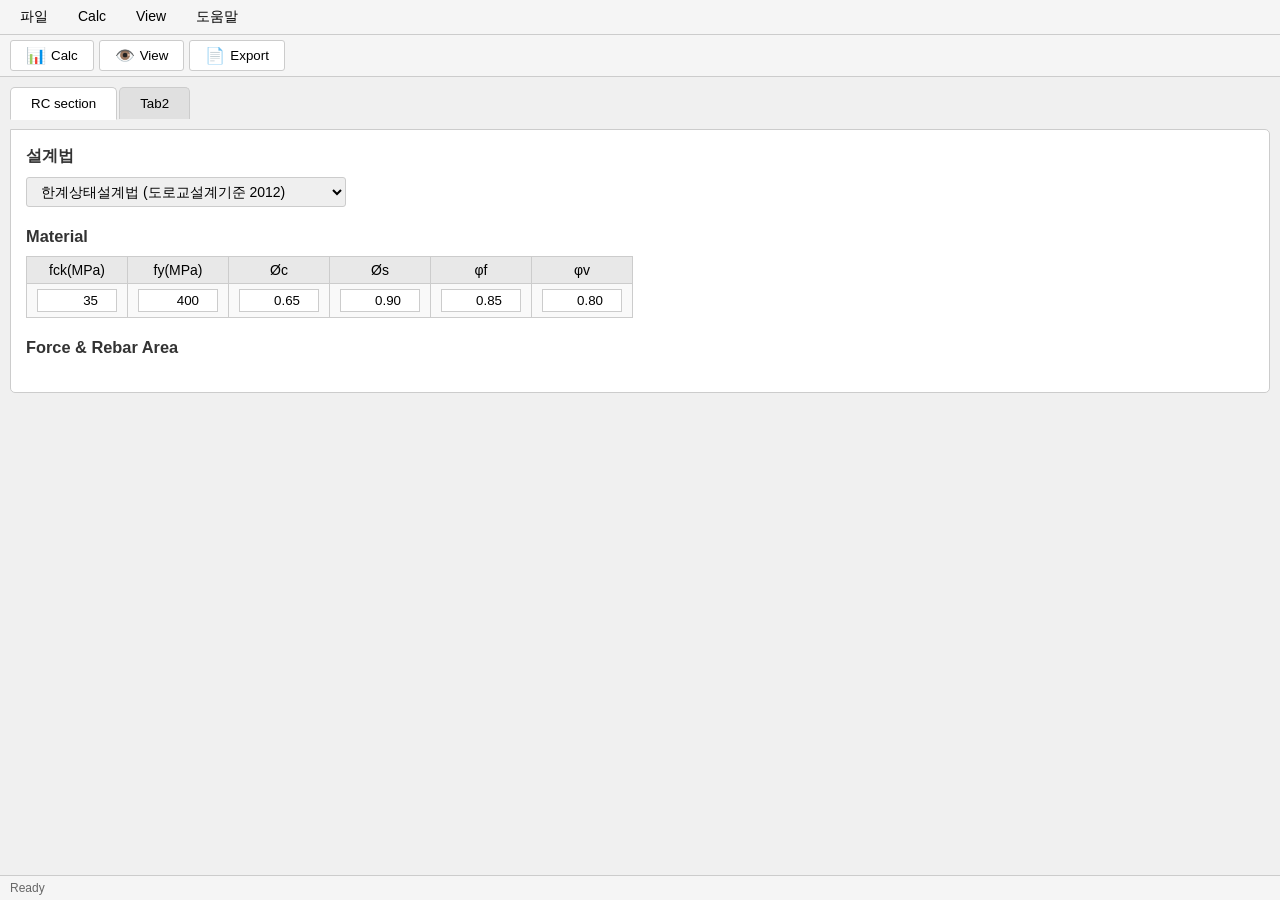
<file: ESC_RCSEC_WEB/index.html>
<!DOCTYPE html>
<html lang="ko">
<head>
    <meta charset="UTF-8">
    <meta name="viewport" content="width=device-width, initial-scale=1.0">
    <title>RC Section Calculator</title>
    <link rel="stylesheet" href="styles.css">
    <!-- jspreadsheet CE -->
    <link rel="stylesheet" href="https://bossanova.uk/jspreadsheet/v4/jexcel.css" type="text/css" />
    <link rel="stylesheet" href="https://jsuites.net/v4/jsuites.css" type="text/css" />
    <script src="https://bossanova.uk/jspreadsheet/v4/jexcel.js"></script>
    <script src="https://jsuites.net/v4/jsuites.js"></script>
</head>
<body>
    <div class="app-container">
        <!-- Menu Bar -->
        <nav class="menu-bar">
            <div class="menu-item">
                <span class="menu-title">파일</span>
                <div class="menu-dropdown">
                    <button id="newBtn">New</button>
                    <button id="openBtn">Open</button>
                    <button id="saveBtn">Save</button>
                    <hr>
                    <button id="exportTextBtn">Export to Text</button>
                    <hr>
                    <button id="quitBtn">Quit</button>
                </div>
            </div>
            <div class="menu-item">
                <span class="menu-title">Calc</span>
                <div class="menu-dropdown">
                    <button id="calcMenuBtn">Calculate</button>
                </div>
            </div>
            <div class="menu-item">
                <span class="menu-title">View</span>
                <div class="menu-dropdown">
                    <button id="viewCalcBtn">View Calc</button>
                </div>
            </div>
            <div class="menu-item">
                <span class="menu-title">도움말</span>
                <div class="menu-dropdown">
                    <button id="docBtn">Documentation</button>
                    <button id="releaseBtn">Release Notes</button>
                    <button id="licenseBtn">View License</button>
                </div>
            </div>
        </nav>

        <!-- Toolbar -->
        <div class="toolbar">
            <button id="calcBtn" class="toolbar-btn" title="Calculate Sections">
                <span class="icon">📊</span> Calc
            </button>
            <button id="viewBtn" class="toolbar-btn" title="View Calculation Details">
                <span class="icon">👁️</span> View
            </button>
            <button id="exportBtn" class="toolbar-btn" title="Export to Text">
                <span class="icon">📄</span> Export
            </button>
        </div>

        <!-- Main Content -->
        <div class="main-content">
            <!-- Tabs -->
            <div class="tabs">
                <button class="tab-btn active" data-tab="rc-section">RC section</button>
                <button class="tab-btn" data-tab="tab2">Tab2</button>
            </div>

            <div class="tab-content" id="rc-section">
                <!-- Design Method Section -->
                <div class="section">
                    <h3>설계법</h3>
                    <select id="designMethod">
                        <option value="lsd">한계상태설계법 (도로교설계기준 2012)</option>
                        <option value="usd">강도설계법 (도로교설계기준 2010)</option>
                    </select>
                </div>

                <!-- Material Section -->
                <div class="section">
                    <h3>Material</h3>
                    <table class="material-table" id="materialTable">
                        <thead>
                            <tr>
                                <th title="콘크리트설계강도">fck(MPa)</th>
                                <th title="철근항복강도">fy(MPa)</th>
                                <th class="col-lsd" title="콘크리트 재료계수">Øc</th>
                                <th class="col-lsd" title="철근 재료계수">Øs</th>
                                <th class="col-usd" title="휨 강도감소계수">φf</th>
                                <th class="col-usd" title="전단 강도감소계수">φv</th>
                            </tr>
                        </thead>
                        <tbody>
                            <tr>
                                <td><input type="number" id="fck" value="35" step="1"></td>
                                <td><input type="number" id="fy" value="400" step="1"></td>
                                <td class="col-lsd"><input type="number" id="Oc" value="0.65" step="0.01"></td>
                                <td class="col-lsd"><input type="number" id="Os" value="0.90" step="0.01"></td>
                                <td class="col-usd"><input type="number" id="phif" value="0.85" step="0.01"></td>
                                <td class="col-usd"><input type="number" id="phiv" value="0.80" step="0.01"></td>
                            </tr>
                        </tbody>
                    </table>
                </div>

                <!-- Force & Rebar Section -->
                <div class="section">
                    <h3>Force & Rebar Area</h3>
                    <div id="spreadsheet"></div>
                </div>
            </div>

            <div class="tab-content hidden" id="tab2">
                <p>Tab 2 Content</p>
            </div>
        </div>

        <!-- Status Bar -->
        <div class="status-bar">
            <span id="statusText">Ready</span>
        </div>
    </div>

    <!-- Calculation Viewer Modal -->
    <div class="modal" id="calcViewerModal">
        <div class="modal-content modal-large">
            <div class="modal-header">
                <h2 id="modalTitle">계산과정</h2>
                <button class="close-btn" id="closeModal">&times;</button>
            </div>
            <div class="modal-body">
                <div class="calc-tabs">
                    <button class="calc-tab-btn active" data-calc-tab="full">전체</button>
                    <button class="calc-tab-btn" data-calc-tab="moment">휨모멘트</button>
                    <button class="calc-tab-btn" data-calc-tab="shear">전단력</button>
                    <button class="calc-tab-btn" data-calc-tab="service">사용성</button>
                </div>
                <div class="calc-content">
                    <pre id="fullCalc" class="calc-text"></pre>
                    <pre id="momentCalc" class="calc-text hidden"></pre>
                    <pre id="shearCalc" class="calc-text hidden"></pre>
                    <pre id="serviceCalc" class="calc-text hidden"></pre>
                </div>
            </div>
            <div class="modal-footer">
                <button id="copyCalcBtn">복사</button>
                <button id="saveCalcBtn">텍스트 저장</button>
                <button id="closeCalcBtn">닫기</button>
            </div>
        </div>
    </div>

    <!-- Release Notes Modal -->
    <div class="modal" id="releaseModal">
        <div class="modal-content">
            <div class="modal-header">
                <h2>Release Notes</h2>
                <button class="close-btn" id="closeReleaseModal">&times;</button>
            </div>
            <div class="modal-body">
                <pre id="releaseContent" class="calc-text"></pre>
            </div>
            <div class="modal-footer">
                <button id="closeReleaseBtn">닫기</button>
            </div>
        </div>
    </div>

    <!-- File input for loading -->
    <input type="file" id="fileInput" accept=".rcsec" style="display: none;">

    <script src="calculator.js"></script>
    <script src="calculator_usd.js"></script>
    <script src="formatter.js"></script>
    <script src="formatter_usd.js"></script>
    <script src="app.js"></script>
</body>
</html>
</file>
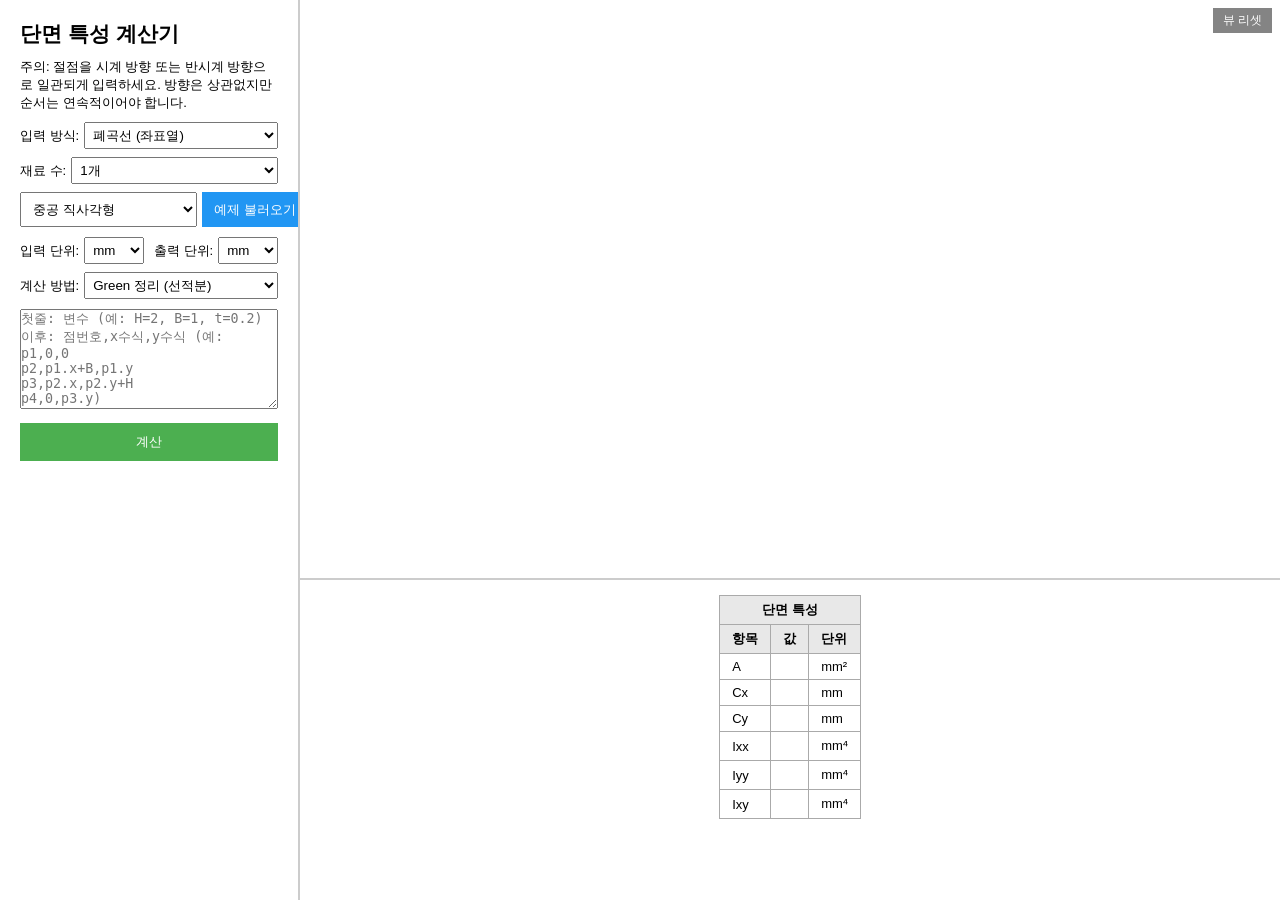
<file: ESC_secprop/index.html>
<!DOCTYPE html>
<html lang="ko">
<head>
    <meta charset="UTF-8">
    <meta name="viewport" content="width=device-width, initial-scale=1.0">
    <title>단면 특성 계산기 (2D Canvas)</title>
    <style>
        * { box-sizing: border-box; margin: 0; padding: 0; }
        body { font-family: Arial, sans-serif; height: 100vh; display: flex; }
        #left-panel {
            width: 300px;
            min-width: 300px;
            padding: 20px;
            overflow-y: auto;
            border-right: 2px solid #ccc;
        }
        #right-panel {
            flex-grow: 1;
            display: flex;
            flex-direction: column;
        }
        #canvas-container {
            flex: 1 1 0;
            min-height: 0;
            border-bottom: 2px solid #ccc;
            overflow: hidden;
            position: relative;
        }
        #sectionCanvas {
            display: block;
        }
        #results-container {
            flex: 0 0 320px;
            padding: 15px 20px;
            overflow: auto;
            display: flex;
            justify-content: center;
        }
        .result-table { border-collapse: collapse; font-size: 13px; margin: 0 auto; }
        .result-table th, .result-table td { border: 1px solid #aaa; padding: 5px 12px; }
        .result-table th { background-color: #e8e8e8; text-align: center; }
        .result-table td:first-child, .result-table td:nth-child(3) { text-align: left; }
        .result-table td:nth-child(2), .result-table td:nth-child(4),
        .result-table td:nth-child(5), .result-table td:nth-child(6) { text-align: right; }
        .piece-row { cursor: pointer; }
        .piece-row:hover { background-color: #f0f0c0 !important; }
        .piece-row.neg { background-color: #fff0f0; }
        .piece-row.highlighted { background-color: #fff3a0 !important; font-weight: bold; }
        .piece-row.neg.highlighted { background-color: #ffd980 !important; font-weight: bold; }
        textarea { width: 100%; height: 100px; margin-bottom: 10px; }
        button { width: 100%; padding: 10px; background-color: #4CAF50; color: white; border: none; cursor: pointer; }
        #error { color: red; margin-top: 10px; }
    </style>
</head>
<body>
    <div id="left-panel">
        <h1 style="font-size:1.3em; margin-bottom:10px;">단면 특성 계산기</h1>
        <p id="inputHint" style="font-size:13px; margin-bottom:10px;">주의: 절점을 시계 방향 또는 반시계 방향으로 일관되게 입력하세요. 방향은 상관없지만 순서는 연속적이어야 합니다.</p>
        <div style="display:flex; gap:5px; align-items:center; margin-bottom:8px;">
            <label style="font-size:13px; white-space:nowrap;">입력 방식:</label>
            <select id="inputMode" style="flex:1; padding:4px;" onchange="onInputModeChange()">
                <option value="polygon">폐곡선 (좌표열)</option>
                <option value="pieces">조각 (직사각형/직각삼각형)</option>
            </select>
        </div>
        <div style="display:flex; gap:5px; align-items:center; margin-bottom:8px;">
            <label style="font-size:13px; white-space:nowrap;">재료 수:</label>
            <select id="materialCount" style="flex:1; padding:4px;" onchange="onMaterialCountChange()">
                <option value="1">1개</option>
                <option value="2">2개 (환산단면)</option>
            </select>
        </div>
        <div id="materialDefRow" style="display:none; flex-direction:column; gap:5px; margin-bottom:10px; padding:8px; background:#f5f5f5; border-radius:4px; font-size:12px;">
            <div style="display:flex; gap:5px; align-items:center;">
                <label style="white-space:nowrap; width:55px;">재료1 E:</label>
                <input type="number" id="E1" style="flex:1; padding:3px;" value="1" step="any" onchange="onMaterialDefChange()">
                <label style="white-space:nowrap;"><input type="radio" name="refMat" value="1" checked onchange="onMaterialDefChange()"> 기준</label>
            </div>
            <div style="display:flex; gap:5px; align-items:center;">
                <label style="white-space:nowrap; width:55px;">재료2 E:</label>
                <input type="number" id="E2" style="flex:1; padding:3px;" value="1" step="any" onchange="onMaterialDefChange()">
                <label style="white-space:nowrap;"><input type="radio" name="refMat" value="2" onchange="onMaterialDefChange()"> 기준</label>
            </div>
            <div id="ratioDisplay" style="color:#555;"></div>
        </div>
        <div style="display:flex; gap:5px; margin-bottom:10px;">
            <select id="exampleSelect" style="flex:1; padding:8px;">
                <option value="hollow">중공 직사각형</option>
                <option value="steelbox">강박스거더</option>
            </select>
            <button onclick="loadExample()" style="width:auto; padding:8px 12px; background-color:#2196F3; white-space:nowrap;">예제 불러오기</button>
        </div>
        <div style="display:flex; gap:5px; align-items:center; margin-bottom:8px;">
            <label style="font-size:13px; white-space:nowrap;">입력 단위:</label>
            <select id="inputUnit" style="flex:1; padding:4px;" onchange="onUnitChange()">
                <option value="mm">mm</option>
                <option value="cm">cm</option>
                <option value="m">m</option>
            </select>
            <label style="font-size:13px; white-space:nowrap; margin-left:5px;">출력 단위:</label>
            <select id="outputUnit" style="flex:1; padding:4px;" onchange="onUnitChange()">
                <option value="mm">mm</option>
                <option value="cm">cm</option>
                <option value="m">m</option>
            </select>
        </div>
        <div id="calcMethodRow" style="display:flex; gap:5px; align-items:center; margin-bottom:10px;">
            <label style="font-size:13px; white-space:nowrap;">계산 방법:</label>
            <select id="calcMethod" style="flex:1; padding:4px;" onchange="onMethodChange()">
                <option value="green">Green 정리 (선적분)</option>
                <option value="composite">사다리꼴 분할 (도심축정리)</option>
            </select>
        </div>
        <div id="shape1Label" style="display:none; font-size:12px; font-weight:bold; margin-bottom:3px;">재료1 형상</div>
        <textarea id="coordinates" placeholder="첫줄: 변수 (예: H=2, B=1, t=0.2)&#10;이후: 점번호,x수식,y수식 (예:&#10;p1,0,0&#10;p2,p1.x+B,p1.y&#10;p3,p2.x,p2.y+H&#10;p4,0,p3.y)"></textarea>
        <div id="shape2Label" style="display:none; font-size:12px; font-weight:bold; margin-bottom:3px;">재료2 형상</div>
        <textarea id="coordinates2" style="display:none;" placeholder="재료2 형상을 입력 (재료1과 동일한 문법)"></textarea>
        <button onclick="calculateProperties()">계산</button>
        <div id="error"></div>
    </div>
    <div id="right-panel">
        <div id="canvas-container">
            <canvas id="sectionCanvas"></canvas>
            <button onclick="resetView()" style="position:absolute; top:8px; right:8px; width:auto; padding:4px 10px; font-size:12px; background:#666; opacity:0.8;">뷰 리셋</button>
        </div>
        <div id="results-container">
            <div id="results"></div>
        </div>
    </div>

    <script>
        const canvas = document.getElementById('sectionCanvas');
        const ctx = canvas.getContext('2d');
        let points = [];
        let centroid = null;
        let lastRawResult = null;  // 입력 단위 기준 원본 결과 저장
        let currentMethod = 'green';  // 'green' 또는 'composite'
        let currentInputMode = 'polygon';  // 'polygon' 또는 'pieces'
        let pieces = [];                   // pieces 모드의 사용자 조각 목록 (matIdx 포함)
        let points2 = [];                  // polygon 모드의 재료2 폐곡선 점들
        let highlightedLabel = null;       // 클릭으로 강조된 조각 라벨
        let materialCount = 1;             // 1 또는 2
        let E1 = 1, E2 = 1;                // 재료별 탄성계수
        let refMatIdx = 1;                 // 기준 재료 (1 또는 2)
        const MAT_COLORS = {
            1: { fill: 'rgba(70,150,90,0.30)',  stroke: 'rgba(20,100,40,0.85)' },
            2: { fill: 'rgba(70,130,200,0.30)', stroke: 'rgba(20,70,160,0.85)' }
        };

        function getNFor(matIdx) {
            if (materialCount === 1) return 1;
            const E_ref = refMatIdx === 1 ? E1 : E2;
            if (!E_ref || E_ref === 0) return 1;
            return (matIdx === 1 ? E1 : E2) / E_ref;
        }

        function updateRatioDisplay() {
            const el = document.getElementById('ratioDisplay');
            if (!el) return;
            const E_ref = refMatIdx === 1 ? E1 : E2;
            const n1 = E_ref ? E1 / E_ref : 1;
            const n2 = E_ref ? E2 / E_ref : 1;
            el.innerHTML = `기준재료 = M${refMatIdx} (E<sub>ref</sub>=${E_ref})` +
                ` · n<sub>1</sub>=${n1.toFixed(4)}, n<sub>2</sub>=${n2.toFixed(4)}`;
        }

        function onMaterialCountChange() {
            materialCount = parseInt(document.getElementById('materialCount').value, 10);
            const show2 = materialCount === 2;
            document.getElementById('materialDefRow').style.display = show2 ? 'flex' : 'none';
            document.getElementById('shape1Label').style.display = show2 ? 'block' : 'none';
            document.getElementById('shape2Label').style.display = show2 ? 'block' : 'none';
            document.getElementById('coordinates2').style.display = show2 ? 'block' : 'none';
            points = []; points2 = []; pieces = [];
            centroid = null; lastRawResult = null; highlightedLabel = null;
            if (show2) updateRatioDisplay();
            renderResultTable(null);
            updateShape();
        }

        function onMaterialDefChange() {
            E1 = parseFloat(document.getElementById('E1').value) || 1;
            E2 = parseFloat(document.getElementById('E2').value) || 1;
            const refChecked = document.querySelector('input[name="refMat"]:checked');
            refMatIdx = refChecked ? parseInt(refChecked.value, 10) : 1;
            updateRatioDisplay();
            if (lastRawResult) {
                // 재료비만 바뀌어도 재계산 필요
                calculateProperties();
            }
        }

        function highlightPiece(label) {
            highlightedLabel = (highlightedLabel === label) ? null : label;
            if (lastRawResult) renderResultTable(lastRawResult);
            drawSection();
        }

        function onInputModeChange() {
            currentInputMode = document.getElementById('inputMode').value;
            points = [];
            pieces = [];
            centroid = null;
            lastRawResult = null;
            highlightedLabel = null;
            // 계산방법 행은 폐곡선 모드에서만 사용 (조각 모드는 항상 사다리꼴 분할 결과 동일)
            document.getElementById('calcMethodRow').style.display =
                currentInputMode === 'polygon' ? 'flex' : 'none';
            updateExampleList();
            updatePlaceholder();
            document.getElementById('coordinates').value = '';
            document.getElementById('error').textContent = '';
            renderResultTable(null);
            drawSection();
        }

        function updateExampleList() {
            const sel = document.getElementById('exampleSelect');
            sel.innerHTML = currentInputMode === 'polygon'
                ? '<option value="hollow">중공 직사각형</option>' +
                  '<option value="steelbox">강박스거더</option>' +
                  '<option value="psc">PSC거더</option>' +
                  '<option value="steelbox_slab">강박스+슬래브 (합성)</option>' +
                  '<option value="psc_slab">PSC거더+슬래브 (합성)</option>'
                : '<option value="ibeam">I-빔</option>' +
                  '<option value="steelbox_p">강박스거더</option>' +
                  '<option value="psc_p">PSC거더</option>' +
                  '<option value="steelbox_slab_p">강박스+슬래브 (합성)</option>' +
                  '<option value="psc_slab_p">PSC거더+슬래브 (합성)</option>';
        }

        function updatePlaceholder() {
            const ta = document.getElementById('coordinates');
            const hint = document.getElementById('inputHint');
            if (currentInputMode === 'polygon') {
                ta.placeholder = '첫줄: 변수 (예: H=2, B=1, t=0.2)\n이후: 점번호,x수식,y수식 (예:\np1,0,0\np2,p1.x+B,p1.y\np3,p2.x,p2.y+H\np4,0,p3.y)';
                hint.textContent = '주의: 절점을 시계 방향 또는 반시계 방향으로 일관되게 입력하세요. 방향은 상관없지만 순서는 연속적이어야 합니다.';
            } else {
                ta.placeholder = '첫줄: 변수 (예: B=300, H=500, t=20)\n이후: 이름,R|T,x,y,b,h\n  R: 삽입점=한 코너, b·h=폭·높이 (부호로 방향 지정)\n  T: 직각삼각형, 직각=삽입점, 다른 두 꼭짓점=(x+b,y),(x,y+h)\n예:\nbf,R,0,0,B,t\nweb,R,(B-t)/2,t,t,H-2*t';
                hint.textContent = '각 줄: 이름, 유형(R/T), 삽입점 (x,y), 폭 b, 높이 h. b/h 부호는 직각이 바운딩 박스의 어느 코너에 있는지 결정 (면적은 항상 양수).';
            }
        }

        // 단위 변환: toMm 기준 환산 계수
        const unitToMm = { mm: 1, cm: 10, m: 1000 };

        function getUnitScale() {
            const inU = document.getElementById('inputUnit').value;
            const outU = document.getElementById('outputUnit').value;
            // 입력단위 → mm → 출력단위
            return unitToMm[inU] / unitToMm[outU];
        }

        function onUnitChange() {
            if (lastRawResult) renderResultTable(lastRawResult);
        }

        function onMethodChange() {
            currentMethod = document.getElementById('calcMethod').value;
            if (lastRawResult) {
                renderResultTable(lastRawResult);
                drawSection();
            }
        }

        // 줌/패닝 상태
        let viewZoom = 1;
        let panX = 0;
        let panY = 0;
        let isPanning = false;
        let panStartX = 0;
        let panStartY = 0;

        function resetView() {
            viewZoom = 1;
            panX = 0;
            panY = 0;
            drawSection();
        }

        // 마우스 휠 → 줌
        canvas.addEventListener('wheel', (e) => {
            e.preventDefault();
            const rect = canvas.getBoundingClientRect();
            const mx = e.clientX - rect.left;
            const my = e.clientY - rect.top;

            const oldZoom = viewZoom;
            const factor = e.deltaY < 0 ? 1.1 : 1 / 1.1;
            viewZoom *= factor;
            viewZoom = Math.max(0.1, Math.min(viewZoom, 50));

            // 마우스 위치 기준 줌
            panX = mx - (mx - panX) * (viewZoom / oldZoom);
            panY = my - (my - panY) * (viewZoom / oldZoom);

            drawSection();
        });

        // 마우스 드래그 → 패닝
        canvas.addEventListener('mousedown', (e) => {
            isPanning = true;
            panStartX = e.clientX - panX;
            panStartY = e.clientY - panY;
            canvas.style.cursor = 'grabbing';
        });
        canvas.addEventListener('mousemove', (e) => {
            if (!isPanning) return;
            panX = e.clientX - panStartX;
            panY = e.clientY - panStartY;
            drawSection();
        });
        canvas.addEventListener('mouseup', () => {
            isPanning = false;
            canvas.style.cursor = 'grab';
        });
        canvas.addEventListener('mouseleave', () => {
            isPanning = false;
            canvas.style.cursor = 'grab';
        });

        function resizeCanvas() {
            const container = canvas.parentElement;
            canvas.width = container.clientWidth;
            canvas.height = container.clientHeight;
            canvas.style.cursor = 'grab';
            drawSection();
        }

        function drawSection() {
            ctx.clearRect(0, 0, canvas.width, canvas.height);
            const isPieces = currentInputMode === 'pieces';
            let allVerts;
            if (isPieces) {
                if (!pieces || pieces.length === 0) return;
                allVerts = pieces.flatMap(p => p.vertices);
            } else {
                const havePoly1 = points.length >= 3;
                const havePoly2 = materialCount === 2 && points2.length >= 3;
                if (!havePoly1 && !havePoly2) return;
                allVerts = [];
                if (havePoly1) allVerts = allVerts.concat(points.map(p => [p.x, p.y]));
                if (havePoly2) allVerts = allVerts.concat(points2.map(p => [p.x, p.y]));
            }

            const margin = 40;
            const minX = Math.min(...allVerts.map(v => v[0]));
            const maxX = Math.max(...allVerts.map(v => v[0]));
            const minY = Math.min(...allVerts.map(v => v[1]));
            const maxY = Math.max(...allVerts.map(v => v[1]));
            const drawW = canvas.width - 2 * margin;
            const drawH = canvas.height - 2 * margin;
            if (drawW <= 0 || drawH <= 0) return;
            if (maxX === minX || maxY === minY) return;
            const baseScale = Math.min(drawW / (maxX - minX), drawH / (maxY - minY)) * 0.85;

            // 도형을 그리기 영역 중앙에 배치
            const shapeW = (maxX - minX) * baseScale;
            const shapeH = (maxY - minY) * baseScale;
            const baseOffsetX = margin + (drawW - shapeW) / 2;
            const baseOffsetY = margin + (drawH - shapeH) / 2;

            const scale = baseScale * viewZoom;

            function transformX(x) {
                const bx = (x - minX) * baseScale + baseOffsetX;
                return (bx - canvas.width / 2) * viewZoom + canvas.width / 2 + panX;
            }
            function transformY(y) {
                const by = canvas.height - ((y - minY) * baseScale + baseOffsetY);
                return (by - canvas.height / 2) * viewZoom + canvas.height / 2 + panY;
            }

            const showTriangles = isPieces
                || (currentMethod === 'composite'
                    && lastRawResult && lastRawResult.compositeData);

            // 폐곡선 모드: 외곽선 (재료별 색상)
            function drawPolygon(pts, matIdx) {
                if (!pts || pts.length < 3) return;
                ctx.beginPath();
                ctx.moveTo(transformX(pts[0].x), transformY(pts[0].y));
                for (let i = 1; i < pts.length; i++) {
                    ctx.lineTo(transformX(pts[i].x), transformY(pts[i].y));
                }
                ctx.closePath();
                if (!showTriangles) {
                    ctx.fillStyle = MAT_COLORS[matIdx].fill;
                    ctx.fill();
                }
                ctx.strokeStyle = MAT_COLORS[matIdx].stroke;
                ctx.lineWidth = 1.5;
                ctx.stroke();
            }
            if (!isPieces) {
                drawPolygon(points, 1);
                if (materialCount === 2) drawPolygon(points2, 2);
            }

            // 조각 오버레이 (pieces 모드 항상 / polygon-composite 모드)
            if (showTriangles) {
                const cdata = lastRawResult && lastRawResult.compositeData;
                const drawPieces = isPieces ? pieces : cdata.triangles;

                // 기준선 y = y_ref (폐곡선-composite 모드만)
                if (!isPieces && cdata) {
                    const yRefScreen = transformY(cdata.y_ref);
                    ctx.setLineDash([4, 3]);
                    ctx.strokeStyle = 'rgba(120,120,120,0.7)';
                    ctx.lineWidth = 1;
                    ctx.beginPath();
                    ctx.moveTo(transformX(minX) - 25, yRefScreen);
                    ctx.lineTo(transformX(maxX) + 25, yRefScreen);
                    ctx.stroke();
                    ctx.setLineDash([]);
                    ctx.fillStyle = 'rgba(80,80,80,0.85)';
                    ctx.font = '11px Arial';
                    ctx.fillText('기준선 y = ' + cdata.y_ref,
                        transformX(maxX) + 28, yRefScreen + 4);
                }

                // 직사각형 (재료별 색상)
                ctx.lineWidth = 1.2;
                for (const p of drawPieces) {
                    if (p.type !== 'rect') continue;
                    const v = p.vertices;
                    const mat = MAT_COLORS[p.matIdx || 1];
                    ctx.beginPath();
                    ctx.moveTo(transformX(v[0][0]), transformY(v[0][1]));
                    for (let k = 1; k < v.length; k++) {
                        ctx.lineTo(transformX(v[k][0]), transformY(v[k][1]));
                    }
                    ctx.closePath();
                    ctx.fillStyle = p.A > 0 ? mat.fill : 'rgba(200,90,90,0.10)';
                    ctx.fill();
                    ctx.strokeStyle = p.A > 0 ? mat.stroke : 'rgba(160,20,20,0.85)';
                    ctx.stroke();
                }

                // 삼각형 (재료별 색상)
                ctx.lineWidth = 1.5;
                for (const p of drawPieces) {
                    if (p.type !== 'tri') continue;
                    const v = p.vertices;
                    const mat = MAT_COLORS[p.matIdx || 1];
                    ctx.beginPath();
                    ctx.moveTo(transformX(v[0][0]), transformY(v[0][1]));
                    ctx.lineTo(transformX(v[1][0]), transformY(v[1][1]));
                    ctx.lineTo(transformX(v[2][0]), transformY(v[2][1]));
                    ctx.closePath();
                    ctx.fillStyle = p.A > 0 ? mat.fill : 'rgba(220,80,80,0.45)';
                    ctx.fill();
                    ctx.strokeStyle = p.A > 0 ? mat.stroke : 'rgba(170,0,0,0.95)';
                    ctx.stroke();
                }

                // 각 조각의 도심 (작은 주황 점)
                ctx.fillStyle = 'rgba(255,140,0,0.85)';
                for (const p of drawPieces) {
                    ctx.beginPath();
                    ctx.arc(transformX(p.cx), transformY(p.cy), 2, 0, 2 * Math.PI);
                    ctx.fill();
                }

                // 조각 이름 라벨 (흰색 외곽선 + 본문)
                ctx.font = 'bold 10px Arial';
                ctx.textAlign = 'center';
                ctx.textBaseline = 'middle';
                ctx.lineJoin = 'round';
                for (const p of drawPieces) {
                    let lx, ly;
                    if (!isPieces && p.type === 'rect') {
                        // 폴리곤-composite 모드: 직사각형 상단(폐곡선 변) 바로 안쪽
                        const topMidX = (p.vertices[1][0] + p.vertices[2][0]) / 2;
                        const topY = p.vertices[1][1];
                        lx = transformX(topMidX);
                        ly = transformY(topY) + 10;
                    } else {
                        // pieces 모드 또는 삼각형: 도심 위치
                        lx = transformX(p.cx);
                        ly = transformY(p.cy);
                    }
                    ctx.lineWidth = 3;
                    ctx.strokeStyle = 'rgba(255,255,255,0.92)';
                    ctx.strokeText(p.label, lx, ly);
                    ctx.fillStyle = p.type === 'tri'
                        ? (p.A > 0 ? '#005a00' : '#9b0000')
                        : (p.A > 0 ? '#143c8c' : '#8c1414');
                    ctx.fillText(p.label, lx, ly);
                }
                ctx.textAlign = 'left';
                ctx.textBaseline = 'alphabetic';

                // 클릭으로 강조된 조각: 두꺼운 주황 테두리
                if (highlightedLabel) {
                    const hp = drawPieces.find(pp => pp.label === highlightedLabel);
                    if (hp) {
                        const v = hp.vertices;
                        ctx.beginPath();
                        ctx.moveTo(transformX(v[0][0]), transformY(v[0][1]));
                        for (let k = 1; k < v.length; k++) {
                            ctx.lineTo(transformX(v[k][0]), transformY(v[k][1]));
                        }
                        ctx.closePath();
                        // 흰색 외곽 → 주황 본선 (이중 stroke로 가독성)
                        ctx.lineWidth = 6;
                        ctx.strokeStyle = 'rgba(255,255,255,0.9)';
                        ctx.stroke();
                        ctx.lineWidth = 3.5;
                        ctx.strokeStyle = '#ff6a00';
                        ctx.stroke();
                        ctx.lineWidth = 1;
                    }
                }

                // 폐곡선 외곽선 다시 그려 위로 올림 (폐곡선 모드만, 재료별 색상)
                if (!isPieces) {
                    function strokePoly(pts, matIdx) {
                        if (!pts || pts.length < 3) return;
                        ctx.beginPath();
                        ctx.moveTo(transformX(pts[0].x), transformY(pts[0].y));
                        for (let i = 1; i < pts.length; i++) {
                            ctx.lineTo(transformX(pts[i].x), transformY(pts[i].y));
                        }
                        ctx.closePath();
                        ctx.strokeStyle = MAT_COLORS[matIdx].stroke;
                        ctx.lineWidth = 1.5;
                        ctx.stroke();
                    }
                    strokePoly(points, 1);
                    if (materialCount === 2) strokePoly(points2, 2);
                    ctx.lineWidth = 1;
                }
            }

            // 폴리곤 모드 강조: 폐곡선 행 클릭 시 해당 폐곡선 외곽선 강조
            if (!isPieces && highlightedLabel
                && lastRawResult && lastRawResult.polygonBreakdown) {
                const hp = lastRawResult.polygonBreakdown.find(pp => pp.label === highlightedLabel);
                if (hp && hp.vertices && hp.vertices.length >= 3) {
                    ctx.beginPath();
                    ctx.moveTo(transformX(hp.vertices[0][0]), transformY(hp.vertices[0][1]));
                    for (let k = 1; k < hp.vertices.length; k++) {
                        ctx.lineTo(transformX(hp.vertices[k][0]), transformY(hp.vertices[k][1]));
                    }
                    ctx.closePath();
                    ctx.lineWidth = 6;
                    ctx.strokeStyle = 'rgba(255,255,255,0.9)';
                    ctx.stroke();
                    ctx.lineWidth = 3.5;
                    ctx.strokeStyle = '#ff6a00';
                    ctx.stroke();
                    ctx.lineWidth = 1;
                }
            }

            // 폐곡선 모드: 점/라벨 (두 폐곡선 모두)
            if (!isPieces) {
                ctx.font = '14px Arial';
                function drawPolyPoints(pts, color) {
                    if (!pts || pts.length === 0) return;
                    pts.forEach((point) => {
                        const x = transformX(point.x);
                        const y = transformY(point.y);
                        ctx.beginPath();
                        ctx.arc(x, y, 5, 0, 2 * Math.PI);
                        ctx.fillStyle = color;
                        ctx.fill();
                        ctx.fillStyle = 'black';
                        ctx.fillText(point.id, x + 10, y - 10);
                    });
                }
                drawPolyPoints(points, '#c1272d');
                if (materialCount === 2) drawPolyPoints(points2, '#1e5fa8');
            }

            // Draw neutral axis (중립축) - dashed line through centroid
            if (centroid) {
                const naY = transformY(centroid.cy);
                ctx.beginPath();
                ctx.setLineDash([8, 4]);
                ctx.strokeStyle = 'blue';
                ctx.lineWidth = 1.5;
                ctx.moveTo(transformX(minX) - 20, naY);
                ctx.lineTo(transformX(maxX) + 20, naY);
                ctx.stroke();
                ctx.setLineDash([]);
                ctx.lineWidth = 1;

                // X-axis label
                ctx.fillStyle = 'blue';
                ctx.font = '12px Arial';
                ctx.fillText('x축 중립축 (N.A.x)', transformX(maxX) + 25, naY + 4);

                // Y neutral axis (y축 중립축) - vertical dashed line through centroid
                const naX = transformX(centroid.cx);
                ctx.beginPath();
                ctx.setLineDash([8, 4]);
                ctx.strokeStyle = 'red';
                ctx.lineWidth = 1.5;
                ctx.moveTo(naX, transformY(minY) + 20);
                ctx.lineTo(naX, transformY(maxY) - 20);
                ctx.stroke();
                ctx.setLineDash([]);
                ctx.lineWidth = 1;

                // Y-axis label
                ctx.fillStyle = 'red';
                ctx.font = '12px Arial';
                ctx.fillText('y축 중립축 (N.A.y)', naX + 8, transformY(maxY) - 25);
            }

            // 원점 (0,0) 표시
            const ox = transformX(0), oy = transformY(0);
            ctx.beginPath();
            ctx.arc(ox, oy, 5, 0, 2 * Math.PI);
            ctx.fillStyle = 'red';
            ctx.fill();
            ctx.lineWidth = 1;
            ctx.strokeStyle = 'white';
            ctx.stroke();
            ctx.fillStyle = 'red';
            ctx.font = 'bold 11px Arial';
            ctx.fillText('(0,0)', ox + 8, oy + 14);
        }

        // 폐곡선 좌표 텍스트를 점 배열로 파싱 (matIdx 태깅).
        function parsePolygonText(text, matIdx) {
            const lines = text.split('\n')
                .map(l => l.split(';')[0].trim())
                .filter(l => l.length > 0);
            const vars = {};
            const coordLines = [];
            for (const line of lines) {
                if (line.includes('=') && line.split(',').length <= line.split('=').length) {
                    const assigns = line.split(',');
                    for (const a of assigns) {
                        const m = a.trim().match(/^([a-zA-Z_]\w*)\s*=\s*(.+)$/);
                        if (m) {
                            try { vars[m[1]] = evaluateExpr(m[2], vars, {}); } catch(e){}
                        }
                    }
                } else {
                    coordLines.push(line);
                }
            }
            const pointMap = {};
            const pts = [];
            for (const line of coordLines) {
                const parts = line.split(',').map(s => s.trim());
                if (parts.length < 3) continue;
                const id = parts[0];
                const xExpr = parts.slice(1, parts.length - 1).join(',');
                const yExpr = parts[parts.length - 1];
                try {
                    const x = evaluateExpr(xExpr, vars, pointMap);
                    const y = evaluateExpr(yExpr, vars, pointMap);
                    if (isNaN(x) || isNaN(y)) continue;
                    const pt = { id, x, y, matIdx };
                    pts.push(pt);
                    pointMap[id] = pt;
                } catch(e) { continue; }
            }
            return pts;
        }

        function updateShape() {
            const text1 = document.getElementById('coordinates').value;
            const text2 = document.getElementById('coordinates2').value;
            const err = document.getElementById('error');

            if (currentInputMode === 'pieces') {
                pieces = parsePieces(text1, 1);
                if (materialCount === 2) {
                    pieces = pieces.concat(parsePieces(text2, 2));
                }
                points = [];
                points2 = [];
                if (pieces.length === 0) {
                    err.textContent = '최소 1개 조각이 필요합니다 (이름,R|T,x,y,b,h)';
                } else {
                    err.textContent = '';
                }
                drawSection();
                return;
            }

            // polygon 모드
            points = parsePolygonText(text1, 1);
            points2 = materialCount === 2 ? parsePolygonText(text2, 2) : [];
            pieces = [];

            const totalPts = points.length + points2.length;
            if (points.length > 0 && points.length < 3) {
                err.textContent = '재료1 폐곡선은 최소 3개의 점이 필요합니다';
                return;
            }
            if (materialCount === 2 && points2.length > 0 && points2.length < 3) {
                err.textContent = '재료2 폐곡선은 최소 3개의 점이 필요합니다';
                return;
            }
            if (totalPts === 0) {
                err.textContent = '최소 3개의 점이 필요합니다';
                return;
            }
            err.textContent = '';
            drawSection();
        }

        function evaluateExpr(expr, vars, pointMap) {
            let s = expr.trim();
            // 점 참조 치환: p1.x, p1.y 등
            s = s.replace(/([a-zA-Z_]\w*)\.([xy])/g, (match, name, prop) => {
                if (pointMap[name]) return pointMap[name][prop];
                return match;
            });
            // 변수 치환 (긴 이름부터 치환하여 부분 매칭 방지)
            const varNames = Object.keys(vars).sort((a, b) => b.length - a.length);
            for (const name of varNames) {
                s = s.replace(new RegExp('\\b' + name + '\\b', 'g'), vars[name]);
            }
            return Function('"use strict"; return (' + s + ')')();
        }

        // 폐곡선 한 개의 도심 기준 단면특성(쉘레이스+평행축).
        function polygonProperties(pts) {
            if (!pts || pts.length < 3) return null;
            let area = 0, cx = 0, cy = 0;
            for (let i = 0; i < pts.length; i++) {
                const j = (i + 1) % pts.length;
                const xi = pts[i].x, yi = pts[i].y;
                const xj = pts[j].x, yj = pts[j].y;
                const dA = (xi * yj - xj * yi) / 2;
                area += dA;
                cx += (xi + xj) * dA;
                cy += (yi + yj) * dA;
            }
            if (Math.abs(area) < 1e-12) return null;
            cx /= (3 * area);
            cy /= (3 * area);
            let Ixx = 0, Iyy = 0, Ixy = 0;
            for (let i = 0; i < pts.length; i++) {
                const j = (i + 1) % pts.length;
                const xi = pts[i].x, yi = pts[i].y;
                const xj = pts[j].x, yj = pts[j].y;
                Ixx += ((yi*yi + yi*yj + yj*yj) * (xi*yj - xj*yi)) / 12;
                Iyy += ((xi*xi + xi*xj + xj*xj) * (xi*yj - xj*yi)) / 12;
                Ixy += ((xi*yj + 2*xi*yi + 2*xj*yj + xj*yi) * (xi*yj - xj*yi)) / 24;
            }
            return {
                A: Math.abs(area),
                cx, cy,
                Ixx_local: Math.abs(Ixx - area * cy * cy),
                Iyy_local: Math.abs(Iyy - area * cx * cx),
                Ixy_local: Ixy - area * cx * cy
            };
        }

        function calculateProperties() {
            if (currentInputMode === 'pieces') {
                calculateFromPieces();
                return;
            }
            // polygon 모드: 1개 또는 2개 폐곡선 → 환산단면 합산
            const err = document.getElementById('error');
            const polys = [];
            if (points.length >= 3) polys.push({ pts: points, matIdx: 1 });
            if (materialCount === 2 && points2.length >= 3) {
                polys.push({ pts: points2, matIdx: 2 });
            }
            if (polys.length === 0) {
                err.textContent = '최소 3개의 점이 필요합니다';
                document.getElementById('results').textContent = '';
                return;
            }

            // 폐곡선 각각을 "조각"으로 환산 후 합산
            const polyPieces = [];
            for (const poly of polys) {
                const props = polygonProperties(poly.pts);
                if (!props) continue;
                polyPieces.push({
                    name: 'poly' + poly.matIdx,
                    label: '폐곡선' + poly.matIdx,
                    type: 'polygon',
                    ids: ['polygon' + poly.matIdx],
                    matIdx: poly.matIdx,
                    vertices: poly.pts.map(p => [p.x, p.y]),
                    width: 0, height: 0,
                    A: props.A,
                    cx: props.cx, cy: props.cy,
                    Ixx_local: props.Ixx_local,
                    Iyy_local: props.Iyy_local,
                    Ixy_local: props.Ixy_local
                });
            }
            const polySummary = summarizePieces(polyPieces, 0);
            if (!polySummary) {
                err.textContent = '전체 면적이 0입니다';
                return;
            }
            err.textContent = '';
            const { area, cx, cy, Ixx, Iyy, Ixy } = polySummary;
            centroid = { cx, cy };

            // composite (사다리꼴 분할) 상세도 다중 폐곡선 통합 지원
            let compositeData = null;
            if (currentMethod === 'composite') {
                const allPieces = [];
                let totalRect = 0, totalTri = 0;
                let yRef = Infinity;
                for (const poly of polys) {
                    yRef = Math.min(yRef, ...poly.pts.map(p => p.y));
                    const c = computeComposite(poly.pts, poly.matIdx);
                    if (c) {
                        allPieces.push(...c.triangles);
                        totalRect += c.nRect;
                        totalTri += c.nTri;
                    }
                }
                compositeData = summarizePieces(allPieces, yRef);
                if (compositeData) {
                    compositeData.nRect = totalRect;
                    compositeData.nTri = totalTri;
                }
            }

            // 경계점 (전체 폐곡선 결합)
            const allPts = polys.flatMap(p => p.pts);
            const ptMaxY = allPts.reduce((a, b) => b.y > a.y ? b : a);
            const ptMinY = allPts.reduce((a, b) => b.y < a.y ? b : a);
            const ptMaxX = allPts.reduce((a, b) => b.x > a.x ? b : a);
            const ptMinX = allPts.reduce((a, b) => b.x < a.x ? b : a);

            lastRawResult = {
                area, cx, cy, Ixx, Iyy, Ixy,
                ptMaxY, ptMinY, ptMaxX, ptMinX,
                compositeData,
                polygonBreakdown: polyPieces,
                polygonSummary: polySummary
            };
            renderResultTable(lastRawResult);
            resizeCanvas();
        }

        // pieces 모드의 단면특성 계산: 사용자 조각 합산 + 환산단면 도심축정리.
        function calculateFromPieces() {
            const err = document.getElementById('error');
            if (!pieces || pieces.length === 0) {
                err.textContent = '최소 1개 조각이 필요합니다';
                document.getElementById('results').textContent = '';
                return;
            }
            const summary = summarizePieces(pieces, 0);
            if (!summary) {
                err.textContent = '전체 면적이 0입니다 (조각 부호 확인)';
                return;
            }
            err.textContent = '';
            const { area, cx, cy, Ixx, Iyy, Ixy } = summary;
            centroid = { cx, cy };

            let pMaxY = pieces[0], yMax = -Infinity;
            let pMinY = pieces[0], yMin = Infinity;
            let pMaxX = pieces[0], xMax = -Infinity;
            let pMinX = pieces[0], xMin = Infinity;
            for (const p of pieces) {
                for (const v of p.vertices) {
                    if (v[1] > yMax) { yMax = v[1]; pMaxY = p; }
                    if (v[1] < yMin) { yMin = v[1]; pMinY = p; }
                    if (v[0] > xMax) { xMax = v[0]; pMaxX = p; }
                    if (v[0] < xMin) { xMin = v[0]; pMinX = p; }
                }
            }
            lastRawResult = {
                area, cx, cy, Ixx, Iyy, Ixy,
                ptMaxY: { id: pMaxY.name, y: yMax },
                ptMinY: { id: pMinY.name, y: yMin },
                ptMaxX: { id: pMaxX.name, x: xMax },
                ptMinX: { id: pMinX.name, x: xMin },
                compositeData: summary
            };
            renderResultTable(lastRawResult);
            resizeCanvas();
        }

        // 직사각형/직각삼각형 한 조각의 속성 객체 생성 (pieces 모드용).
        // 면적은 항상 양수 (재료 추가). b/h 부호는 방향(어느 코너에 직각이 있는지)만 결정.
        // R: 삽입점(x,y) = 한 코너, 폭 b, 높이 h. 꼭짓점 (x,y)→(x+b,y)→(x+b,y+h)→(x,y+h).
        // T: 직각이 삽입점(x,y), 다른 두 꼭짓점 (x+b,y), (x,y+h).
        //    -- b,h 부호 4조합으로 직각이 바운딩 박스의 LL/LR/UR/UL 코너 표현.
        function buildPiece(name, type, x, y, b, h, matIdx) {
            const mi = matIdx || 1;
            if (type === 'R') {
                const A = Math.abs(b * h);
                return {
                    name, type: 'rect', label: name,
                    ids: [name], matIdx: mi,
                    vertices: [[x,y],[x+b,y],[x+b,y+h],[x,y+h]],
                    x, y, b, h,
                    A,
                    cx: x + b/2,
                    cy: y + h/2,
                    width: Math.abs(b),
                    height: Math.abs(h),
                    Ixx_local: A * h * h / 12,
                    Iyy_local: A * b * b / 12,
                    Ixy_local: 0
                };
            }
            const A = Math.abs(b * h) / 2;
            return {
                name, type: 'tri', label: name,
                ids: [name], matIdx: mi,
                vertices: [[x,y],[x+b,y],[x,y+h]],
                x, y, b, h,
                A,
                cx: x + b/3,
                cy: y + h/3,
                width: Math.abs(b),
                height: Math.abs(h),
                Ixx_local: A * h * h / 18,
                Iyy_local: A * b * b / 18,
                Ixy_local: -A * b * h / 36
            };
        }

        // pieces 모드 텍스트 파싱: "name, R|T, x, y, b, h" 행들 + 변수 라인.
        function parsePieces(text, matIdx) {
            const mi = matIdx || 1;
            const lines = text.split('\n')
                .map(l => l.split(';')[0].trim())
                .filter(l => l.length > 0);
            const vars = {};
            const dataLines = [];
            for (const line of lines) {
                if (line.includes('=') && line.split(',').length <= line.split('=').length) {
                    const assigns = line.split(',');
                    for (const a of assigns) {
                        const m = a.trim().match(/^([a-zA-Z_]\w*)\s*=\s*(.+)$/);
                        if (m) {
                            try { vars[m[1]] = evaluateExpr(m[2], vars, {}); } catch(e){}
                        }
                    }
                } else {
                    dataLines.push(line);
                }
            }
            const result = [];
            const seen = {};
            for (const line of dataLines) {
                const parts = line.split(',').map(s => s.trim());
                if (parts.length < 6) continue;
                const name = parts[0];
                const type = parts[1].toUpperCase();
                if (type !== 'R' && type !== 'T') continue;
                if (seen[name]) continue;  // 중복 이름 무시
                try {
                    const x = evaluateExpr(parts[2], vars, {});
                    const y = evaluateExpr(parts[3], vars, {});
                    const b = evaluateExpr(parts[4], vars, {});
                    const h = evaluateExpr(parts[5], vars, {});
                    if ([x,y,b,h].some(v => isNaN(v))) continue;
                    if (Math.abs(b) < 1e-12 || Math.abs(h) < 1e-12) continue;
                    result.push(buildPiece(name, type, x, y, b, h, mi));
                    seen[name] = true;
                } catch(e) { continue; }
            }
            return result;
        }

        // 미리 만들어진 조각 목록에 대해 환산단면 도심축정리로 합산.
        // 각 조각의 matIdx에 따라 환산비 n = E_i / E_ref 적용.
        function summarizePieces(pieceList, refY) {
            if (!pieceList || pieceList.length === 0) return null;
            let A_t = 0, Sx_t = 0, Sy_t = 0, nRect = 0, nTri = 0;
            // 환산비 캐싱
            const nByMat = { 1: getNFor(1), 2: getNFor(2) };
            for (const p of pieceList) {
                const n = nByMat[p.matIdx || 1];
                p.n = n;
                p.A_t = p.A * n;     // 환산 면적
                A_t += p.A_t;
                Sx_t += p.A_t * p.cx;
                Sy_t += p.A_t * p.cy;
                if (p.type === 'rect') nRect++; else nTri++;
            }
            if (Math.abs(A_t) < 1e-12) return null;
            const Cx = Sx_t / A_t;
            const Cy = Sy_t / A_t;
            let Ixx_t = 0, Iyy_t = 0, Ixy_t = 0;
            for (const p of pieceList) {
                const ddx = p.cx - Cx;
                const ddy = p.cy - Cy;
                p.Ixx_parallel = p.A_t * ddy * ddy;
                p.Iyy_parallel = p.A_t * ddx * ddx;
                p.Ixy_parallel = p.A_t * ddx * ddy;
                p.Ixx_contrib = p.n * p.Ixx_local + p.Ixx_parallel;
                p.Iyy_contrib = p.n * p.Iyy_local + p.Iyy_parallel;
                p.Ixy_contrib = p.n * p.Ixy_local + p.Ixy_parallel;
                Ixx_t += p.Ixx_contrib;
                Iyy_t += p.Iyy_contrib;
                Ixy_t += p.Ixy_contrib;
            }
            return {
                triangles: pieceList,
                nRect, nTri,
                y_ref: refY ?? 0,
                A_signed: A_t,
                area: Math.abs(A_t),
                cx: Cx, cy: Cy,
                Ixx: Math.abs(Ixx_t),
                Iyy: Math.abs(Iyy_t),
                Ixy: Ixy_t
            };
        }

        // 각 변(P_i → P_{i+1})에 대해 기준선 y=y_ref까지의 사다리꼴 영역을
        //   - 직사각형 (xi,y_ref)-(xi,yi)-(xj,yi)-(xj,y_ref)  [가로 부분]
        //   - 삼각형 (xi,yi)-(xj,yj)-(xj,yi)                  [기울어진 윗부분]
        // 으로 분해. 수직 변(Δx=0)은 기여 없음, 수평 변(Δy=0)은 직사각형만 생성.
        // 각 조각의 도심 기준 국부 I 산출 후, 도심축정리로 합산.
        function computeComposite(pts, matIdx) {
            if (!pts || pts.length < 3) return null;
            const mi = matIdx || 1;
            const y_ref = Math.min(...pts.map(p => p.y));
            const pieces = [];
            let A_sum = 0, Sx = 0, Sy = 0;
            let nRect = 0, nTri = 0;
            const tag = mi === 1 ? '' : '·m2';

            for (let i = 0; i < pts.length; i++) {
                const j = (i + 1) % pts.length;
                const xi = pts[i].x, yi = pts[i].y;
                const xj = pts[j].x, yj = pts[j].y;
                const dx = xj - xi;
                const dy = yj - yi;
                if (Math.abs(dx) < 1e-12) continue;
                const ids = [pts[i].id, pts[j].id];
                const h_i = yi - y_ref;

                if (Math.abs(h_i) > 1e-12) {
                    const A = (xi - xj) * h_i;
                    const cx = (xi + xj) / 2;
                    const cy = (y_ref + yi) / 2;
                    nRect++;
                    pieces.push({
                        type: 'rect',
                        label: 'R' + nRect + tag,
                        ids,
                        matIdx: mi,
                        vertices: [[xi, y_ref], [xi, yi], [xj, yi], [xj, y_ref]],
                        A, cx, cy,
                        width: Math.abs(dx),
                        height: Math.abs(h_i),
                        Ixx_local: A * h_i * h_i / 12,
                        Iyy_local: A * dx * dx / 12,
                        Ixy_local: 0
                    });
                    A_sum += A;
                    Sx += A * cx;
                    Sy += A * cy;
                }

                if (Math.abs(dy) > 1e-12) {
                    const A = (xi - xj) * dy / 2;
                    const cx = (xi + 2 * xj) / 3;
                    const cy = (2 * yi + yj) / 3;
                    nTri++;
                    pieces.push({
                        type: 'tri',
                        label: 'T' + nTri + tag,
                        ids,
                        matIdx: mi,
                        vertices: [[xi, yi], [xj, yj], [xj, yi]],
                        A, cx, cy,
                        width: Math.abs(dx),
                        height: Math.abs(dy),
                        Ixx_local: A * dy * dy / 18,
                        Iyy_local: A * dx * dx / 18,
                        Ixy_local: A * dx * dy / 36
                    });
                    A_sum += A;
                    Sx += A * cx;
                    Sy += A * cy;
                }
            }

            if (Math.abs(A_sum) < 1e-12) return null;
            const Cx = Sx / A_sum;
            const Cy = Sy / A_sum;

            let Ixx = 0, Iyy = 0, Ixy = 0;
            for (const p of pieces) {
                const ddx = p.cx - Cx;
                const ddy = p.cy - Cy;
                p.Ixx_parallel = p.A * ddy * ddy;
                p.Iyy_parallel = p.A * ddx * ddx;
                p.Ixy_parallel = p.A * ddx * ddy;
                p.Ixx_contrib = p.Ixx_local + p.Ixx_parallel;
                p.Iyy_contrib = p.Iyy_local + p.Iyy_parallel;
                p.Ixy_contrib = p.Ixy_local + p.Ixy_parallel;
                Ixx += p.Ixx_contrib;
                Iyy += p.Iyy_contrib;
                Ixy += p.Ixy_contrib;
            }

            return {
                triangles: pieces,   // (필드명 유지) 직사각형 + 삼각형 조각 목록
                nRect, nTri, y_ref,
                A_signed: A_sum,
                area: Math.abs(A_sum),
                cx: Cx, cy: Cy,
                Ixx: Math.abs(Ixx),
                Iyy: Math.abs(Iyy),
                Ixy
            };
        }

        function loadExample() {
            const type = document.getElementById('exampleSelect').value;
            let data = '';
            let data2 = '';
            let inUnit = 'mm';
            // 다중재료 예제 설정 (기본은 단일재료)
            let exMatCount = 1, exE1 = 1, exE2 = 1, exRefMat = 1;
            if (type === 'psc_slab') {
                inUnit = 'mm';
                exMatCount = 2;
                exE1 = 1.0;
                exE2 = 0.926;
                exRefMat = 1;
                data = [
                    '; --- 재료1: PSC 거더 폐곡선 (CCW) ---',
                    'Bt=440  ; 상부플랜지 폭',
                    'tt=150  ; 상부플랜지 두께',
                    'ot=110  ; 상부플랜지 돌출',
                    'st=50   ; 상부플랜지 경사높이',
                    'Bb=520  ; 하부플랜지 폭',
                    'tb=200  ; 하부플랜지 두께',
                    'ob=150  ; 하부플랜지 돌출',
                    'sb=150  ; 하부플랜지 경사높이',
                    'Hw=650  ; 웹 직선부 (총 H=1200)',
                    'p1,  0,            0',
                    'p2,  Bb,           0',
                    'p3,  Bb,           tb',
                    'p4,  Bb-ob,        tb+sb',
                    'p5,  Bb-ob,        tb+sb+Hw',
                    'p6,  (Bb+Bt)/2,    tb+sb+Hw+st',
                    'p7,  (Bb+Bt)/2,    tb+sb+Hw+st+tt',
                    'p8,  (Bb-Bt)/2,    p7.y',
                    'p9,  (Bb-Bt)/2,    tb+sb+Hw+st',
                    'p10, ob,           tb+sb+Hw',
                    'p11, ob,           tb+sb',
                    'p12, 0,            tb',
                ].join('\n');
                data2 = [
                    '; --- 재료2: 콘크리트 슬래브 폐곡선 (CCW) ---',
                    'Bb=520     ; PSC 거더 폭 (참조)',
                    'Htop=1200  ; PSC 거더 상면 y',
                    'Bs=2000    ; 슬래브 폭',
                    'ts=250     ; 슬래브 두께',
                    's1, (Bb-Bs)/2, Htop',
                    's2, (Bb+Bs)/2, Htop',
                    's3, (Bb+Bs)/2, Htop+ts',
                    's4, (Bb-Bs)/2, Htop+ts',
                ].join('\n');
            } else if (type === 'steelbox_slab') {
                inUnit = 'mm';
                exMatCount = 2;
                exE1 = 7;
                exE2 = 1;
                exRefMat = 2;
                data = [
                    '; --- 재료1: 강박스거더 폐곡선 (외곽+내곽 bridge) ---',
                    'Bw=2500  ; 내공 폭',
                    'Hw=2500  ; 내공 높이',
                    'tf1=24   ; 상부플랜지 두께',
                    'tf2=20   ; 하부플랜지 두께',
                    'tw=14    ; 웹 두께',
                    'oh=30    ; 플랜지 돌출',
                    'sh=200   ; 보강재 높이',
                    'st=8     ; 보강재 두께',
                    'o1,oh,tf2                 ; 시작점 (하부플랜지 상면 ∩ 좌측웹 외측)',
                    'o2,0,tf2',
                    'o3,0,0',
                    'o4,2*oh+2*tw+Bw,0',
                    'o5,o4.x,tf2',
                    'o6,o4.x-oh,tf2',
                    'o7,o6.x,tf2+Hw',
                    'o8,o4.x,o7.y',
                    'o9,o4.x,tf2+Hw+tf1',
                    'o10,0,o9.y',
                    'o11,0,o7.y',
                    'o12,oh,o7.y',
                    'b1,oh,tf2                 ; 브릿지 (좌측웹 외측 하강)',
                    'i1,oh+tw,tf2              ; 내곽 좌하',
                    'i2,oh+tw,tf2+Hw           ; 내곽 좌상',
                    'i3,oh+tw+Bw/5-st/2,tf2+Hw',
                    'i4,i3.x,tf2+Hw-sh',
                    'i5,i3.x+st,i4.y',
                    'i6,i5.x,tf2+Hw',
                    'i7,oh+tw+2*Bw/5-st/2,tf2+Hw',
                    'i8,i7.x,tf2+Hw-sh',
                    'i9,i7.x+st,i8.y',
                    'i10,i9.x,tf2+Hw',
                    'i11,oh+tw+3*Bw/5-st/2,tf2+Hw',
                    'i12,i11.x,tf2+Hw-sh',
                    'i13,i11.x+st,i12.y',
                    'i14,i13.x,tf2+Hw',
                    'i15,oh+tw+4*Bw/5-st/2,tf2+Hw',
                    'i16,i15.x,tf2+Hw-sh',
                    'i17,i15.x+st,i16.y',
                    'i18,i17.x,tf2+Hw',
                    'i19,oh+tw+Bw,tf2+Hw       ; 내곽 우상',
                    'i20,i19.x,tf2             ; 내곽 우하',
                    'i21,oh+tw+3*Bw/4+st/2,tf2',
                    'i22,i21.x,tf2+sh',
                    'i23,i21.x-st,i22.y',
                    'i24,i23.x,tf2',
                    'i25,oh+tw+Bw/2+st/2,tf2',
                    'i26,i25.x,tf2+sh',
                    'i27,i25.x-st,i26.y',
                    'i28,i27.x,tf2',
                    'i29,oh+tw+Bw/4+st/2,tf2',
                    'i30,i29.x,tf2+sh',
                    'i31,i29.x-st,i30.y',
                    'i32,i31.x,tf2',
                    'i33,oh+tw,tf2             ; 내곽 좌하 복귀',
                    'i34,oh,tf2                ; 브릿지 복귀 (시작점)',
                ].join('\n');
                data2 = [
                    '; --- 재료2: 콘크리트 슬래브 폐곡선 (CCW) ---',
                    'W=2588     ; 강박스 폭 (참조 = 2*oh+2*tw+Bw)',
                    'Htop=2544  ; 강박스 상면 y = tf2+Hw+tf1',
                    'Bs=3000    ; 슬래브 폭',
                    'ts=250     ; 슬래브 두께',
                    's1, (W-Bs)/2, Htop',
                    's2, (W+Bs)/2, Htop',
                    's3, (W+Bs)/2, Htop+ts',
                    's4, (W-Bs)/2, Htop+ts',
                ].join('\n');
            } else if (type === 'psc_slab_p') {
                inUnit = 'mm';
                exMatCount = 2;
                exE1 = 1.0;      // PSC 거더 콘크리트
                exE2 = 0.926;    // 슬래브 콘크리트 (E_slab / E_girder)
                exRefMat = 1;    // PSC 거더 기준
                data = [
                    '; --- 재료1: PSC 거더 (E1=1.0) ---',
                    'Bt=440   ; 상부플랜지 폭',
                    'tt=150   ; 상부플랜지 두께',
                    'ot=110   ; 상부플랜지 돌출',
                    'st=50    ; 상부플랜지 경사높이',
                    'Bb=520   ; 하부플랜지 폭',
                    'tb=200   ; 하부플랜지 두께',
                    'ob=150   ; 하부플랜지 돌출',
                    'sb=150   ; 하부플랜지 경사높이',
                    'Hw=650   ; 웹 직선부 높이 (총 H = 1200)',
                    'Bw=Bb-2*ob   ; 웹 폭 = 220',
                    'flange_b, R, 0,         0,            Bb, tb',
                    'web,      R, ob,        tb+sb,        Bw, Hw',
                    'flange_t, R, (Bb-Bt)/2, tb+sb+Hw+st,  Bt, tt',
                    'bs_center, R, ob,       tb,           Bw, sb',
                    'ts_center, R, ob,       tb+sb+Hw,     Bw, st',
                    'bs_L, T, ob,    tb,           -ob, sb',
                    'bs_R, T, Bb-ob, tb,            ob, sb',
                    'ts_L, T, ob,    tb+sb+Hw+st,  -ot, -st',
                    'ts_R, T, Bb-ob, tb+sb+Hw+st,   ot, -st',
                ].join('\n');
                data2 = [
                    '; --- 재료2: 콘크리트 슬래브 (E2=0.926) ---',
                    'Bb=520     ; PSC 거더 폭 (참조)',
                    'Htop=1200  ; PSC 거더 상면 y = tb+sb+Hw+st+tt',
                    'Bs=2000    ; 슬래브 폭',
                    'ts=250     ; 슬래브 두께',
                    'slab, R, (Bb-Bs)/2, Htop, Bs, ts   ; PSC 상부 중앙 정렬',
                ].join('\n');
            } else if (type === 'steelbox_slab_p') {
                inUnit = 'mm';
                exMatCount = 2;
                exE1 = 7;    // 강박스 (E_steel/E_concrete ≈ 7)
                exE2 = 1;    // 콘크리트
                exRefMat = 2; // 콘크리트 기준 (환산단면 관례)
                data = [
                    '; --- 재료1: 강박스 (E1=7) ---',
                    'Bw=2500  ; 내공 폭',
                    'Hw=2500  ; 내공 높이',
                    'tf1=24   ; 상부플랜지 두께',
                    'tf2=20   ; 하부플랜지 두께',
                    'tw=14    ; 웹 두께',
                    'oh=30    ; 플랜지 돌출',
                    'sh=200   ; 보강재 높이',
                    'st=8     ; 보강재 두께',
                    'W=2*oh+2*tw+Bw  ; 전체 폭 = 2588',
                    'flange_b, R, 0,        0,        W,  tf2',
                    'web_L,    R, oh,       tf2,      tw, Hw',
                    'web_R,    R, oh+tw+Bw, tf2,      tw, Hw',
                    'flange_t, R, 0,        tf2+Hw,   W,  tf1',
                    'bs1, R, oh+tw+Bw/4-st/2,   tf2, st, sh',
                    'bs2, R, oh+tw+Bw/2-st/2,   tf2, st, sh',
                    'bs3, R, oh+tw+3*Bw/4-st/2, tf2, st, sh',
                    'ts1, R, oh+tw+Bw/5-st/2,   tf2+Hw-sh, st, sh',
                    'ts2, R, oh+tw+2*Bw/5-st/2, tf2+Hw-sh, st, sh',
                    'ts3, R, oh+tw+3*Bw/5-st/2, tf2+Hw-sh, st, sh',
                    'ts4, R, oh+tw+4*Bw/5-st/2, tf2+Hw-sh, st, sh',
                ].join('\n');
                data2 = [
                    '; --- 재료2: 콘크리트 슬래브 (E2=1) ---',
                    'W=2588   ; 강박스 폭 (참조)',
                    'Htop=2544; 강박스 상면 y = tf2+Hw+tf1',
                    'Bs=3000  ; 슬래브 폭',
                    'ts=250   ; 슬래브 두께',
                    'slab, R, (W-Bs)/2, Htop, Bs, ts   ; 강박스 상부 중앙 정렬',
                ].join('\n');
            } else if (type === 'psc') {
                inUnit = 'mm';
                data = [
                    'Bt=440   ; 상부플랜지 폭',
                    'tt=150   ; 상부플랜지 두께',
                    'ot=110   ; 상부플랜지 돌출',
                    'st=50    ; 상부플랜지 경사높이',
                    'Bb=520   ; 하부플랜지 폭',
                    'tb=200   ; 하부플랜지 두께',
                    'ob=150   ; 하부플랜지 돌출',
                    'sb=150   ; 하부플랜지 경사높이',
                    'Hw=650   ; 웹 직선부 높이 (총 H = tb+sb+Hw+st+tt = 1200)',
                    '; --- 외곽 (CCW, 좌하 → 우 → 상 → 좌 → 복귀) ---',
                    'p1,  0,            0                  ; 좌하',
                    'p2,  Bb,           0                  ; 우하',
                    'p3,  Bb,           tb                 ; 하부플랜지 우상',
                    'p4,  Bb-ob,        tb+sb              ; 우측 경사 상단 (웹 우측 시작)',
                    'p5,  Bb-ob,        tb+sb+Hw           ; 웹 우상',
                    'p6,  (Bb+Bt)/2,    tb+sb+Hw+st        ; 상부 경사 우상단 = 상부플랜지 우하',
                    'p7,  (Bb+Bt)/2,    tb+sb+Hw+st+tt     ; 우상',
                    'p8,  (Bb-Bt)/2,    p7.y               ; 좌상',
                    'p9,  (Bb-Bt)/2,    tb+sb+Hw+st        ; 상부 경사 좌상단 = 상부플랜지 좌하',
                    'p10, ob,           tb+sb+Hw           ; 웹 좌상',
                    'p11, ob,           tb+sb              ; 좌측 경사 상단 (웹 좌측 시작)',
                    'p12, 0,            tb                 ; 하부플랜지 좌상',
                ].join('\n');
            } else if (type === 'psc_p') {
                inUnit = 'mm';
                data = [
                    'Bt=440   ; 상부플랜지 폭',
                    'tt=150   ; 상부플랜지 두께',
                    'ot=110   ; 상부플랜지 돌출',
                    'st=50    ; 상부플랜지 경사높이',
                    'Bb=520   ; 하부플랜지 폭',
                    'tb=200   ; 하부플랜지 두께',
                    'ob=150   ; 하부플랜지 돌출',
                    'sb=150   ; 하부플랜지 경사높이',
                    'Hw=650   ; 웹 직선부 높이 (총 H = 1200)',
                    'Bw=Bb-2*ob   ; 웹 폭 (= Bt-2*ot = 220)',
                    '; --- 주요 부재 ---',
                    'flange_b, R, 0,         0,            Bb, tb        ; 하부플랜지',
                    'web,      R, ob,        tb+sb,        Bw, Hw        ; 웹',
                    'flange_t, R, (Bb-Bt)/2, tb+sb+Hw+st,  Bt, tt        ; 상부플랜지',
                    '; --- 경사부 중앙 (웹 폭 Bw 에 해당하는 사각형) ---',
                    'bs_center, R, ob,       tb,           Bw, sb        ; 하부 경사 중앙',
                    'ts_center, R, ob,       tb+sb+Hw,     Bw, st        ; 상부 경사 중앙',
                    '; --- 경사부 좌우 (각 1개 직각삼각형, b/h 부호로 직각 위치 지정) ---',
                    'bs_L, T, ob,    tb,           -ob, sb               ; 하부 좌측 (직각=LR)',
                    'bs_R, T, Bb-ob, tb,            ob, sb               ; 하부 우측 (직각=LL)',
                    'ts_L, T, ob,    tb+sb+Hw+st,  -ot, -st              ; 상부 좌측 (직각=UR)',
                    'ts_R, T, Bb-ob, tb+sb+Hw+st,   ot, -st              ; 상부 우측 (직각=UL)',
                ].join('\n');
            } else if (type === 'ibeam') {
                inUnit = 'mm';
                data = [
                    'H=500   ; 전체 높이',
                    'B=300   ; 플랜지 폭',
                    'ft=20   ; 플랜지 두께',
                    'tw=10   ; 웹 두께',
                    'flg_b, R, 0,         0,        B,  ft        ; 하부플랜지',
                    'web,   R, (B-tw)/2,  ft,       tw, H-2*ft    ; 웹',
                    'flg_t, R, 0,         H-ft,     B,  ft        ; 상부플랜지',
                ].join('\n');
            } else if (type === 'steelbox_p') {
                inUnit = 'mm';
                data = [
                    'Bw=2500  ; 내공 폭',
                    'Hw=2500  ; 내공 높이',
                    'tf1=24   ; 상부플랜지 두께',
                    'tf2=20   ; 하부플랜지 두께',
                    'tw=14    ; 웹 두께',
                    'oh=30    ; 플랜지 돌출',
                    'sh=200   ; 보강재 높이',
                    'st=8     ; 보강재 두께',
                    'W=2*oh+2*tw+Bw  ; 전체 폭',
                    '; --- 주요 부재 ---',
                    'flange_b, R, 0,        0,        W,  tf2     ; 하부플랜지',
                    'web_L,    R, oh,       tf2,      tw, Hw      ; 좌측웹',
                    'web_R,    R, oh+tw+Bw, tf2,      tw, Hw      ; 우측웹',
                    'flange_t, R, 0,        tf2+Hw,   W,  tf1     ; 상부플랜지',
                    '; --- 하부보강재 (3개, 좌→우) ---',
                    'bs1, R, oh+tw+Bw/4-st/2,   tf2, st, sh',
                    'bs2, R, oh+tw+Bw/2-st/2,   tf2, st, sh',
                    'bs3, R, oh+tw+3*Bw/4-st/2, tf2, st, sh',
                    '; --- 상부보강재 (4개, 좌→우) ---',
                    'ts1, R, oh+tw+Bw/5-st/2,   tf2+Hw-sh, st, sh',
                    'ts2, R, oh+tw+2*Bw/5-st/2, tf2+Hw-sh, st, sh',
                    'ts3, R, oh+tw+3*Bw/5-st/2, tf2+Hw-sh, st, sh',
                    'ts4, R, oh+tw+4*Bw/5-st/2, tf2+Hw-sh, st, sh',
                ].join('\n');
            } else if (type === 'hollow') {
                inUnit = 'm';
                data = [
                    'B=1   ; 폭',
                    'H=2   ; 높이',
                    't=0.2 ; 두께',
                    'p1,0,0            ; 외곽 좌하',
                    'p2,p1.x+B,p1.y   ; 외곽 우하',
                    'p3,p2.x,p2.y+H   ; 외곽 우상',
                    'p4,p1.x,p3.y     ; 외곽 좌상',
                    'p5,p1.x,p1.y     ; 브릿지',
                    'p6,p1.x+t,p1.y+t ; 내곽 좌하',
                    'p7,p6.x,p3.y-t   ; 내곽 좌상',
                    'p8,p2.x-t,p7.y   ; 내곽 우상',
                    'p9,p8.x,p6.y     ; 내곽 우하',
                    'p10,p6.x,p6.y    ; 브릿지',
                    'p11,p1.x,p1.y    ; 복귀',
                ].join('\n');
            } else if (type === 'steelbox') {
                data = [
                    'Bw=2500  ; 내공 폭',
                    'Hw=2500  ; 내공 높이',
                    'tf1=24   ; 상부플랜지 두께',
                    'tf2=20   ; 하부플랜지 두께',
                    'tw=14    ; 웹 두께',
                    'oh=30    ; 플랜지 돌출',
                    'sh=200   ; 보강재 높이',
                    'st=8     ; 보강재 두께',
                    '; --- 외곽 (시작: 하부플랜지 상면 ∩ 좌측웹 외측, 반시계방향) ---',
                    'o1,oh,tf2                 ; 시작점',
                    'o2,0,tf2                  ; 좌측 하부 돌출 상면 좌단',
                    'o3,0,0                    ; 좌하단',
                    'o4,2*oh+2*tw+Bw,0         ; 우하단',
                    'o5,o4.x,tf2               ; 우측 하부 돌출 상면 우단',
                    'o6,o4.x-oh,tf2            ; 하부플랜지 상면 ∩ 우측웹 외측',
                    'o7,o6.x,tf2+Hw            ; 상부플랜지 하면 ∩ 우측웹 외측',
                    'o8,o4.x,o7.y              ; 우측 상부 돌출 하면 우단',
                    'o9,o4.x,tf2+Hw+tf1        ; 우상단',
                    'o10,0,o9.y                ; 좌상단',
                    'o11,0,o7.y                ; 좌측 상부 돌출 하면 좌단',
                    'o12,oh,o7.y               ; 상부플랜지 하면 ∩ 좌측웹 외측',
                    '; --- 브릿지 (좌측웹 외측 하강 후 내곽으로 진입) ---',
                    'b1,oh,tf2                 ; = o1 위치 (좌측웹 외측 하단)',
                    'i1,oh+tw,tf2              ; 내곽 좌하 (좌측웹 내측 ∩ 하부플랜지 상면)',
                    '; --- 내곽 좌측 (UP) ---',
                    'i2,oh+tw,tf2+Hw           ; 내곽 좌상',
                    '; --- 내곽 상부 (좌→우, 상부보강재 4개: 각 보강재 CCW) ---',
                    'i3,oh+tw+Bw/5-st/2,tf2+Hw ; 상보강재1 TL',
                    'i4,i3.x,tf2+Hw-sh         ; BL',
                    'i5,i3.x+st,i4.y           ; BR',
                    'i6,i5.x,tf2+Hw            ; TR',
                    'i7,oh+tw+2*Bw/5-st/2,tf2+Hw ; 상보강재2 TL',
                    'i8,i7.x,tf2+Hw-sh',
                    'i9,i7.x+st,i8.y',
                    'i10,i9.x,tf2+Hw',
                    'i11,oh+tw+3*Bw/5-st/2,tf2+Hw ; 상보강재3 TL',
                    'i12,i11.x,tf2+Hw-sh',
                    'i13,i11.x+st,i12.y',
                    'i14,i13.x,tf2+Hw',
                    'i15,oh+tw+4*Bw/5-st/2,tf2+Hw ; 상보강재4 TL',
                    'i16,i15.x,tf2+Hw-sh',
                    'i17,i15.x+st,i16.y',
                    'i18,i17.x,tf2+Hw',
                    '; --- 내곽 우측 (DOWN) ---',
                    'i19,oh+tw+Bw,tf2+Hw       ; 내곽 우상',
                    'i20,i19.x,tf2             ; 내곽 우하',
                    '; --- 내곽 하부 (우→좌, 하부보강재 3개: 각 보강재 CCW) ---',
                    'i21,oh+tw+3*Bw/4+st/2,tf2 ; 하보강재3 BR',
                    'i22,i21.x,tf2+sh          ; TR',
                    'i23,i21.x-st,i22.y        ; TL',
                    'i24,i23.x,tf2             ; BL',
                    'i25,oh+tw+Bw/2+st/2,tf2   ; 하보강재2 BR',
                    'i26,i25.x,tf2+sh',
                    'i27,i25.x-st,i26.y',
                    'i28,i27.x,tf2',
                    'i29,oh+tw+Bw/4+st/2,tf2   ; 하보강재1 BR',
                    'i30,i29.x,tf2+sh',
                    'i31,i29.x-st,i30.y',
                    'i32,i31.x,tf2',
                    '; --- 내곽 좌측 끝 (cavity BL 복귀) ---',
                    'i33,oh+tw,tf2             ; 내곽 좌하 (= i1)',
                    '; --- 브릿지 복귀 (좌측웹 통과, 시작점으로 닫기) ---',
                    'i34,oh,tf2                ; = o1 위치 (닫기)',
                ].join('\n');
            }
            document.getElementById('inputUnit').value = inUnit;
            document.getElementById('outputUnit').value = inUnit;
            // 다중재료 예제: 재료 수 / E / 기준 먼저 적용 (onMaterialCountChange는 textarea를 읽음)
            if (exMatCount === 2) {
                document.getElementById('E1').value = exE1;
                document.getElementById('E2').value = exE2;
                const refRadio = document.querySelector(
                    `input[name="refMat"][value="${exRefMat}"]`);
                if (refRadio) refRadio.checked = true;
                E1 = exE1; E2 = exE2; refMatIdx = exRefMat;
                updateRatioDisplay();
            }
            document.getElementById('coordinates').value = data;
            document.getElementById('coordinates2').value = data2;
            if (materialCount !== exMatCount) {
                document.getElementById('materialCount').value = String(exMatCount);
                onMaterialCountChange();
            } else {
                updateShape();
            }
            lastRawResult = null;
            renderResultTable(null);
            viewZoom = 1; panX = 0; panY = 0;
        }

        function renderResultTable(d) {
            const outU = document.getElementById('outputUnit').value;
            const L = d ? getUnitScale() : 0;   // 길이 환산
            const L2 = L * L;                    // 면적
            const L3 = L2 * L;                   // 단면계수
            const L4 = L2 * L2;                  // 단면2차모멘트

            const fmt = (val) => val.toFixed(4);
            const v1 = (val) => d ? fmt(val * L) : '';    // 길이
            const v2 = (val) => d ? fmt(val * L2) : '';   // 면적
            const v3 = (val) => d ? fmt(val * L3) : '';   // 단면계수
            const v4 = (val) => d ? fmt(val * L4) : '';   // 단면2차모멘트
            const s = (val) => d ? val : '';

            const u = outU;
            const isComposite = materialCount === 2;
            const refLabel = isComposite ? ` (기준재료 M${refMatIdx})` : '';
            let html = `
                <table class="result-table">
                    <tr>
                        <th colspan="3">단면 특성${refLabel}</th>
                    </tr>
                    <tr>
                        <th>항목</th>
                        <th>값</th>
                        <th>단위</th>
                    </tr>
                    <tr>
                        <td>A${isComposite ? ' (환산)' : ''}</td>
                        <td>${d ? v2(d.area) : ''}</td>
                        <td>${u}²</td>
                    </tr>
                    <tr>
                        <td>Cx${isComposite ? ' (환산도심)' : ''}</td>
                        <td>${d ? v1(d.cx) : ''}</td>
                        <td>${u}</td>
                    </tr>
                    <tr>
                        <td>Cy${isComposite ? ' (환산도심)' : ''}</td>
                        <td>${d ? v1(d.cy) : ''}</td>
                        <td>${u}</td>
                    </tr>
                    <tr>
                        <td>Ixx${isComposite ? ' (환산)' : ''}</td>
                        <td>${d ? v4(d.Ixx) : ''}</td>
                        <td>${u}⁴</td>
                    </tr>
                    <tr>
                        <td>Iyy${isComposite ? ' (환산)' : ''}</td>
                        <td>${d ? v4(d.Iyy) : ''}</td>
                        <td>${u}⁴</td>
                    </tr>
                    <tr>
                        <td>Ixy${isComposite ? ' (환산)' : ''}</td>
                        <td>${d ? v4(d.Ixy) : ''}</td>
                        <td>${u}⁴</td>
                    </tr>
                </table>
            `;

            // 폴리곤 모드 + 다중재료: 폐곡선별 단면특성 + 환산 도심축정리 상세
            if (d && currentInputMode === 'polygon' && materialCount === 2
                && d.polygonBreakdown && d.polygonSummary) {
                html += renderPolygonBreakdown(d.polygonBreakdown, d.polygonSummary, L, L2, L4, u);
            }

            if (d && d.compositeData
                && (currentMethod === 'composite' || currentInputMode === 'pieces')) {
                html += renderCompositeBreakdown(d.compositeData, L, L2, L4, u);
            }

            document.getElementById('results').innerHTML = html;
        }

        function renderPolygonBreakdown(polyPieces, summary, L, L2, L4, u) {
            const fmt = (val) => val.toFixed(4);
            let rows = '';
            for (const p of polyPieces) {
                const matE = p.matIdx === 1 ? E1 : E2;
                const classes = ['piece-row'];
                if (highlightedLabel === p.label) classes.push('highlighted');
                rows += `
                    <tr class="${classes.join(' ')}" onclick="highlightPiece('${p.label}')" title="클릭하여 그림에서 강조">
                        <td><b>M${p.matIdx}</b> (${p.label})</td>
                        <td>${matE}</td>
                        <td>${(p.n != null ? p.n : 1).toFixed(4)}</td>
                        <td>${fmt(p.A * L2)}</td>
                        <td>${fmt(p.cx * L)}</td>
                        <td>${fmt(p.cy * L)}</td>
                        <td>${fmt(p.Ixx_local * L4)}</td>
                        <td>${fmt(p.Iyy_local * L4)}</td>
                        <td>${fmt(p.A_t * L2)}</td>
                        <td>${fmt((p.cy - summary.cy) * L)}</td>
                        <td>${fmt((p.cx - summary.cx) * L)}</td>
                        <td>${fmt(p.Ixx_parallel * L4)}</td>
                        <td>${fmt(p.Iyy_parallel * L4)}</td>
                        <td>${fmt(p.Ixx_contrib * L4)}</td>
                        <td>${fmt(p.Iyy_contrib * L4)}</td>
                    </tr>
                `;
            }
            const sumRow = `
                <tr style="background:#e8e8e8; font-weight:bold;">
                    <td colspan="3">Σ (환산 합계)</td>
                    <td>—</td>
                    <td>${fmt(summary.cx * L)}</td>
                    <td>${fmt(summary.cy * L)}</td>
                    <td colspan="2" style="text-align:center;">→</td>
                    <td>${fmt(summary.A_signed * L2)}</td>
                    <td colspan="4" style="text-align:center;">→</td>
                    <td>${fmt(summary.Ixx * L4)}</td>
                    <td>${fmt(summary.Iyy * L4)}</td>
                </tr>
            `;
            return `
                <h3 style="margin:20px 0 6px 0; font-size:14px;">
                    폐곡선별 단면특성 + 환산단면 도심축정리 (기준재료 M${refMatIdx})
                </h3>
                <div style="font-size:11px; margin-bottom:8px; color:#555; line-height:1.6;">
                    각 폐곡선에 대해 쉘레이스로 기하 단면특성(A<sub>k</sub>, C<sub>x,k</sub>, C<sub>y,k</sub>, I'<sub>xx,k</sub>, I'<sub>yy,k</sub>)을 구한 뒤
                    환산비 n<sub>k</sub> = E<sub>k</sub>/E<sub>ref</sub> 를 적용. <br>
                    환산도심 C<sub>x</sub> = Σ(n<sub>k</sub>A<sub>k</sub>·C<sub>x,k</sub>)/Σ(n<sub>k</sub>A<sub>k</sub>),
                    C<sub>y</sub> 동일. <br>
                    도심축정리 (편차 d<sub>x</sub>=C<sub>x,k</sub>−C<sub>x</sub>, d<sub>y</sub>=C<sub>y,k</sub>−C<sub>y</sub>): <br>
                    I<sub>xx</sub> = Σ(n<sub>k</sub>·I'<sub>xx,k</sub> + n<sub>k</sub>A<sub>k</sub>·d<sub>y</sub>²),
                    I<sub>yy</sub> = Σ(n<sub>k</sub>·I'<sub>yy,k</sub> + n<sub>k</sub>A<sub>k</sub>·d<sub>x</sub>²).
                </div>
                <div style="overflow-x:auto; max-width:100%;">
                <table class="result-table" style="font-size:11px;">
                    <tr>
                        <th rowspan="2">재료</th>
                        <th rowspan="2">E</th>
                        <th rowspan="2">n</th>
                        <th colspan="5">기하 단면특성 (재료별)</th>
                        <th rowspan="2">n·A (${u}²)</th>
                        <th colspan="2">편차 (${u})</th>
                        <th colspan="2">평행축 (${u}⁴)</th>
                        <th colspan="2">합산 기여 (${u}⁴)</th>
                    </tr>
                    <tr>
                        <th>A (${u}²)</th>
                        <th>C<sub>x,k</sub> (${u})</th>
                        <th>C<sub>y,k</sub> (${u})</th>
                        <th>I'<sub>xx,k</sub> (${u}⁴)</th>
                        <th>I'<sub>yy,k</sub> (${u}⁴)</th>
                        <th>d<sub>y</sub></th>
                        <th>d<sub>x</sub></th>
                        <th>n·A·d<sub>y</sub>²</th>
                        <th>n·A·d<sub>x</sub>²</th>
                        <th>I<sub>xx,k</sub></th>
                        <th>I<sub>yy,k</sub></th>
                    </tr>
                    ${rows}
                    ${sumRow}
                </table>
                </div>
            `;
        }

        function renderCompositeBreakdown(c, L, L2, L4, u) {
            const fmt = (val) => val.toFixed(4);
            let rows = '';
            for (const p of c.triangles) {
                const isTri = p.type === 'tri';
                const classes = ['piece-row'];
                if (p.A < 0) classes.push('neg');
                if (highlightedLabel === p.label) classes.push('highlighted');
                const typeSym = isTri ? '△' : '▭';
                const typeName = isTri ? '삼각형' : '직사각형';
                const edgeText = p.ids.length >= 2 ? p.ids.join('→') : '—';
                const matCell = materialCount === 2
                    ? `<td>M${p.matIdx || 1} (n=${(p.n != null ? p.n : 1).toFixed(3)})</td>`
                    : '';
                rows += `
                    <tr class="${classes.join(' ')}" onclick="highlightPiece('${p.label}')" title="클릭하여 그림에서 강조">
                        <td>${p.label}</td>
                        <td>${typeSym} ${typeName}</td>
                        ${matCell}
                        <td>${edgeText}</td>
                        <td>${fmt(p.width * L)}</td>
                        <td>${fmt(p.height * L)}</td>
                        <td>${fmt(p.A * L2)}</td>
                        <td>${fmt(p.cx * L)}</td>
                        <td>${fmt(p.cy * L)}</td>
                        <td>${fmt(p.Ixx_local * L4)}</td>
                        <td>${fmt(p.Ixx_parallel * L4)}</td>
                        <td>${fmt(p.Ixx_contrib * L4)}</td>
                        <td>${fmt(p.Iyy_local * L4)}</td>
                        <td>${fmt(p.Iyy_parallel * L4)}</td>
                        <td>${fmt(p.Iyy_contrib * L4)}</td>
                    </tr>
                `;
            }
            const Ixx_signed = c.A_signed >= 0 ? c.Ixx : -c.Ixx;
            const Iyy_signed = c.A_signed >= 0 ? c.Iyy : -c.Iyy;
            const sumColspan = materialCount === 2 ? 6 : 5;
            const sumRow = `
                <tr style="background:#e8e8e8; font-weight:bold;">
                    <td colspan="${sumColspan}">Σ (합계)</td>
                    <td>${fmt(c.A_signed * L2)}</td>
                    <td>${fmt(c.cx * L)}</td>
                    <td>${fmt(c.cy * L)}</td>
                    <td colspan="2" style="text-align:center;">→</td>
                    <td>${fmt(Ixx_signed * L4)}</td>
                    <td colspan="2" style="text-align:center;">→</td>
                    <td>${fmt(Iyy_signed * L4)}</td>
                </tr>
            `;
            const isPieces = currentInputMode === 'pieces';
            const heading = isPieces
                ? `조각 합산 상세 (직사각형 ${c.nRect}개 / 삼각형 ${c.nTri}개)`
                : `사다리꼴 분할 상세 (기준선 y = ${fmt(c.y_ref * L)} ${u}, ` +
                  `직사각형 ${c.nRect}개 / 삼각형 ${c.nTri}개)`;
            const description = isPieces
                ? `사용자 입력 조각 각각의 면적·도심·국부 단면2차모멘트를 구한 뒤
                   <b>도심축정리</b>로 합산:
                   I<sub>xx</sub> = Σ(I'<sub>xx,k</sub> + A<sub>k</sub>·(C<sub>y,k</sub>−C<sub>y</sub>)²),
                   I<sub>yy</sub> = Σ(I'<sub>yy,k</sub> + A<sub>k</sub>·(C<sub>x,k</sub>−C<sub>x</sub>)²).
                   조각 면적은 항상 양수 (재료 추가). b·h 부호는 직각이 바운딩 박스의 어느 코너(LL/LR/UR/UL)에 있는지만 지정.`
                : `각 변 P<sub>i</sub>→P<sub>i+1</sub>에 대해 기준선까지의 사다리꼴을
                   <b>직사각형(가로 부분)</b> + <b>삼각형(기울어진 윗부분)</b>으로 분해.
                   수직 변(Δx=0)은 기여 없음, 수평 변(Δy=0)은 직사각형만 생성, 기울어진 변은 둘 다 생성.
                   도심축정리로 합산: I<sub>xx</sub> = Σ(I'<sub>xx,k</sub> + A<sub>k</sub>·(C<sub>y,k</sub>−C<sub>y</sub>)²),
                   I<sub>yy</sub> = Σ(I'<sub>yy,k</sub> + A<sub>k</sub>·(C<sub>x,k</sub>−C<sub>x</sub>)²).
                   빨간 행은 음의 부호 면적(빈공간 / 보조 분할).`;
            const colSrc = isPieces ? '이름' : '변';
            return `
                <h3 style="margin:20px 0 6px 0; font-size:14px;">${heading}</h3>
                <div style="font-size:11px; margin-bottom:8px; color:#555; line-height:1.5;">
                    ${description}
                </div>
                <div style="overflow-x:auto; max-width:100%;">
                <table class="result-table" style="font-size:11px;">
                    <tr>
                        <th rowspan="2">#</th>
                        <th rowspan="2">유형</th>
                        ${materialCount === 2 ? '<th rowspan="2">재료 (n)</th>' : ''}
                        <th rowspan="2">${colSrc}</th>
                        <th rowspan="2">폭 b (${u})</th>
                        <th rowspan="2">높이 h (${u})</th>
                        <th rowspan="2">A<sub>k</sub> (${u}²)</th>
                        <th rowspan="2">C<sub>x,k</sub> (${u})</th>
                        <th rowspan="2">C<sub>y,k</sub> (${u})</th>
                        <th colspan="3">I<sub>xx</sub> 기여 (${u}⁴)</th>
                        <th colspan="3">I<sub>yy</sub> 기여 (${u}⁴)</th>
                    </tr>
                    <tr>
                        <th>I'<sub>xx,k</sub></th>
                        <th>A<sub>k</sub>·d<sub>y</sub>²</th>
                        <th>I<sub>xx,k</sub></th>
                        <th>I'<sub>yy,k</sub></th>
                        <th>A<sub>k</sub>·d<sub>x</sub>²</th>
                        <th>I<sub>yy,k</sub></th>
                    </tr>
                    ${rows}
                    ${sumRow}
                </table>
                </div>
            `;
        }

        document.addEventListener('DOMContentLoaded', (event) => {
            updateExampleList();
            updatePlaceholder();
            updateRatioDisplay();
            renderResultTable(null);
            resizeCanvas();
            document.getElementById('coordinates').addEventListener('input', updateShape);
            document.getElementById('coordinates2').addEventListener('input', updateShape);
        });

        window.addEventListener('resize', resizeCanvas);
    </script>
</body>
</html>
</file>
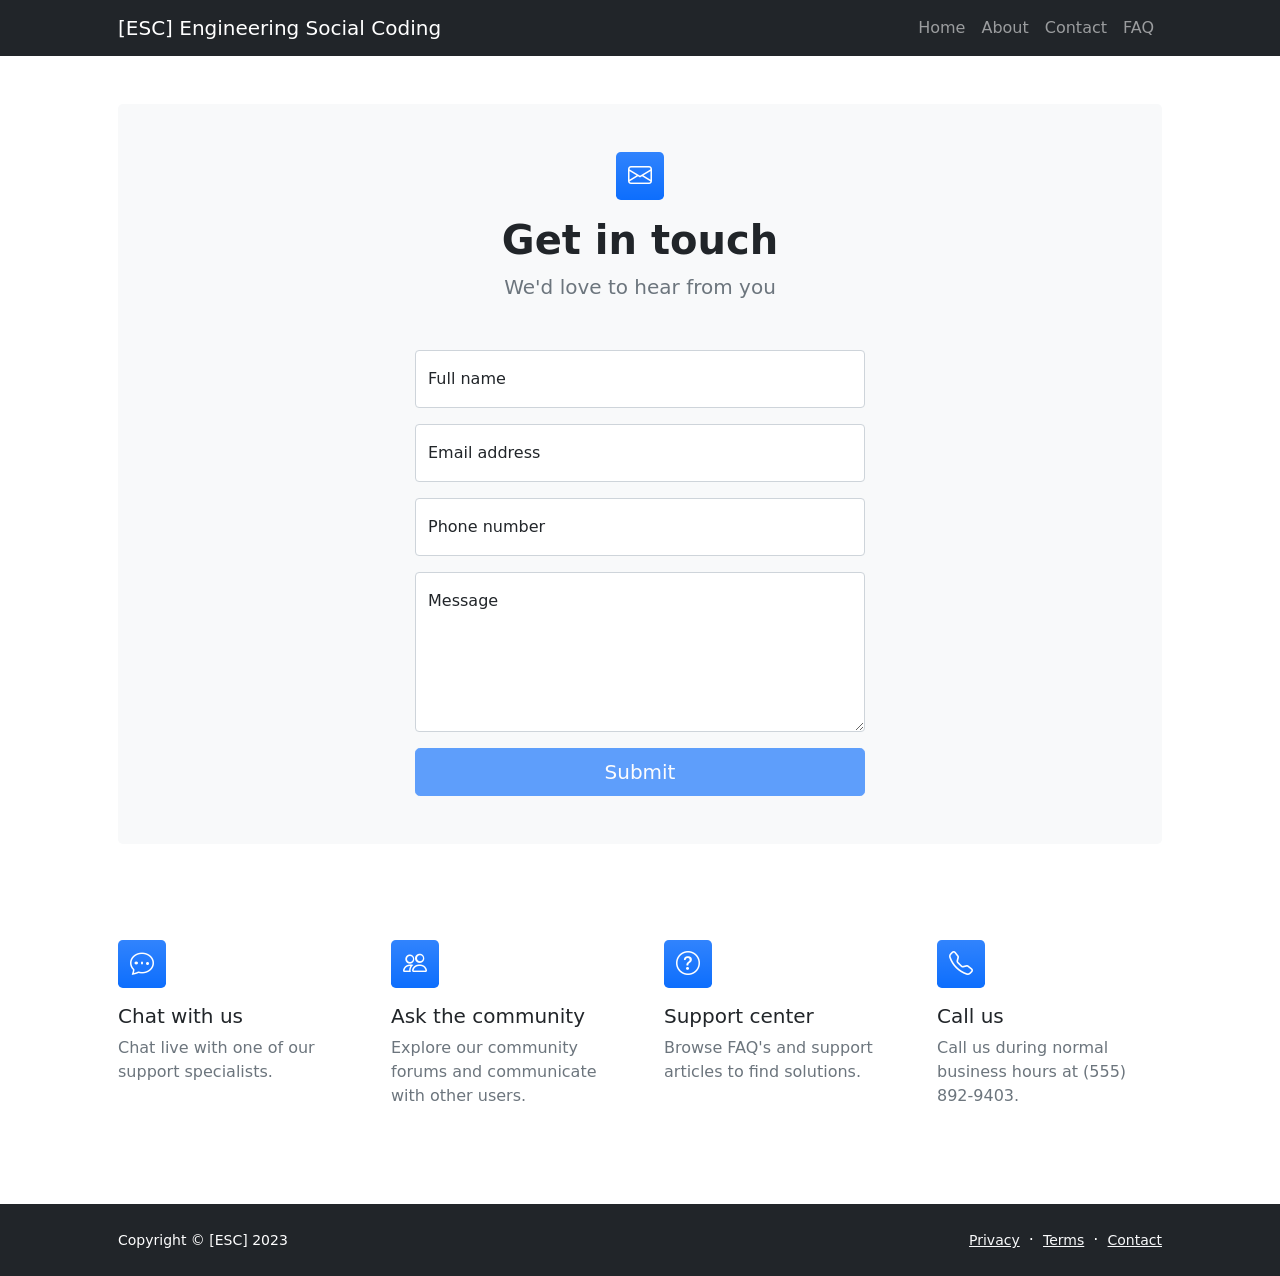
<file: docs/contact.html>
<!DOCTYPE html>
<html lang="en">
    <head>
        <meta charset="utf-8" />
        <meta name="viewport" content="width=device-width, initial-scale=1, shrink-to-fit=no" />
        <meta name="description" content />
        <meta name="author" content />
        <title>[ESC] Engineering Social Coding</title>
        <!-- Favicon-->
        <link rel="icon" type="image/x-icon" href="assets/favicon.ico" />
        <!-- Bootstrap icons-->
        <link href="https://cdn.jsdelivr.net/npm/bootstrap-icons@1.5.0/font/bootstrap-icons.css" rel="stylesheet" />
        <!-- Core theme CSS (includes Bootstrap)-->
        <link href="css/styles.css" rel="stylesheet" />
    </head>
    <body class="d-flex flex-column">
        <main class="flex-shrink-0">
            <!-- Navigation-->
            <nav class="navbar navbar-expand-lg navbar-dark bg-dark">
                <div class="container px-5">
                    <a class="navbar-brand" href="index.html">[ESC] Engineering Social Coding</a>
                    <button class="navbar-toggler" type="button" data-bs-toggle="collapse" data-bs-target="#navbarSupportedContent" aria-controls="navbarSupportedContent" aria-expanded="false" aria-label="Toggle navigation"><span class="navbar-toggler-icon"></span></button>
                    <div class="collapse navbar-collapse" id="navbarSupportedContent">
                        <ul class="navbar-nav ms-auto mb-2 mb-lg-0">
                            <li class="nav-item"><a class="nav-link" href="index.html">Home</a></li>
                            <li class="nav-item"><a class="nav-link" href="about.html">About</a></li>
                            <li class="nav-item"><a class="nav-link" href="contact.html">Contact</a></li>
                            <!--li class="nav-item"><a class="nav-link" href="pricing.html">Pricing</a></li-->
                            <li class="nav-item"><a class="nav-link" href="faq.html">FAQ</a></li>
                            <!--li class="nav-item dropdown">
                                <a class="nav-link dropdown-toggle" id="navbarDropdownBlog" href="#" role="button" data-bs-toggle="dropdown" aria-expanded="false">Blog</a>
                                <ul class="dropdown-menu dropdown-menu-end" aria-labelledby="navbarDropdownBlog">
                                    <li><a class="dropdown-item" href="blog-home.html">Blog Home</a></li>
                                    <li><a class="dropdown-item" href="blog-post.html">Blog Post</a></li>
                                </ul>
                            </li-->
                            <!--li class="nav-item dropdown">
                                <a class="nav-link dropdown-toggle" id="navbarDropdownPortfolio" href="#" role="button" data-bs-toggle="dropdown" aria-expanded="false">Portfolio</a>
                                <ul class="dropdown-menu dropdown-menu-end" aria-labelledby="navbarDropdownPortfolio">
                                    <li><a class="dropdown-item" href="portfolio-overview.html">Portfolio Overview</a></li>
                                    <li><a class="dropdown-item" href="portfolio-item.html">Portfolio Item</a></li>
                                </ul>
                            </li-->
                        </ul>
                    </div>
                </div>
            </nav>
            <!-- Page content-->
            <section class="py-5">
                <div class="container px-5">
                    <!-- Contact form-->
                    <div class="bg-light rounded-3 py-5 px-4 px-md-5 mb-5">
                        <div class="text-center mb-5">
                            <div class="feature bg-primary bg-gradient text-white rounded-3 mb-3"><i class="bi bi-envelope"></i></div>
                            <h1 class="fw-bolder">Get in touch</h1>
                            <p class="lead fw-normal text-muted mb-0">We'd love to hear from you</p>
                        </div>
                        <div class="row gx-5 justify-content-center">
                            <div class="col-lg-8 col-xl-6">
                                <!-- * * * * * * * * * * * * * * *-->
                                <!-- * * SB Forms Contact Form * *-->
                                <!-- * * * * * * * * * * * * * * *-->
                                <!-- This form is pre-integrated with SB Forms.-->
                                <!-- To make this form functional, sign up at-->
                                <!-- https://startbootstrap.com/solution/contact-forms-->
                                <!-- to get an API token!-->
                                <form id="contactForm" data-sb-form-api-token="API_TOKEN">
                                    <!-- Name input-->
                                    <div class="form-floating mb-3">
                                        <input class="form-control" id="name" type="text" placeholder="Enter your name..." data-sb-validations="required" />
                                        <label for="name">Full name</label>
                                        <div class="invalid-feedback" data-sb-feedback="name:required">A name is required.</div>
                                    </div>
                                    <!-- Email address input-->
                                    <div class="form-floating mb-3">
                                        <input class="form-control" id="email" type="email" placeholder="name@example.com" data-sb-validations="required,email" />
                                        <label for="email">Email address</label>
                                        <div class="invalid-feedback" data-sb-feedback="email:required">An email is required.</div>
                                        <div class="invalid-feedback" data-sb-feedback="email:email">Email is not valid.</div>
                                    </div>
                                    <!-- Phone number input-->
                                    <div class="form-floating mb-3">
                                        <input class="form-control" id="phone" type="tel" placeholder="(123) 456-7890" data-sb-validations="required" />
                                        <label for="phone">Phone number</label>
                                        <div class="invalid-feedback" data-sb-feedback="phone:required">A phone number is required.</div>
                                    </div>
                                    <!-- Message input-->
                                    <div class="form-floating mb-3">
                                        <textarea class="form-control" id="message" type="text" placeholder="Enter your message here..." style="height: 10rem" data-sb-validations="required"></textarea>
                                        <label for="message">Message</label>
                                        <div class="invalid-feedback" data-sb-feedback="message:required">A message is required.</div>
                                    </div>
                                    <!-- Submit success message-->
                                    <!---->
                                    <!-- This is what your users will see when the form-->
                                    <!-- has successfully submitted-->
                                    <div class="d-none" id="submitSuccessMessage">
                                        <div class="text-center mb-3">
                                            <div class="fw-bolder">Form submission successful!</div>
                                            To activate this form, sign up at
                                            <br />
                                            <a href="https://startbootstrap.com/solution/contact-forms">https://startbootstrap.com/solution/contact-forms</a>
                                        </div>
                                    </div>
                                    <!-- Submit error message-->
                                    <!---->
                                    <!-- This is what your users will see when there is-->
                                    <!-- an error submitting the form-->
                                    <div class="d-none" id="submitErrorMessage"><div class="text-center text-danger mb-3">Error sending message!</div></div>
                                    <!-- Submit Button-->
                                    <div class="d-grid"><button class="btn btn-primary btn-lg disabled" id="submitButton" type="submit">Submit</button></div>
                                </form>
                            </div>
                        </div>
                    </div>
                    <!-- Contact cards-->
                    <div class="row gx-5 row-cols-2 row-cols-lg-4 py-5">
                        <div class="col">
                            <div class="feature bg-primary bg-gradient text-white rounded-3 mb-3"><i class="bi bi-chat-dots"></i></div>
                            <div class="h5 mb-2">Chat with us</div>
                            <p class="text-muted mb-0">Chat live with one of our support specialists.</p>
                        </div>
                        <div class="col">
                            <div class="feature bg-primary bg-gradient text-white rounded-3 mb-3"><i class="bi bi-people"></i></div>
                            <div class="h5">Ask the community</div>
                            <p class="text-muted mb-0">Explore our community forums and communicate with other users.</p>
                        </div>
                        <div class="col">
                            <div class="feature bg-primary bg-gradient text-white rounded-3 mb-3"><i class="bi bi-question-circle"></i></div>
                            <div class="h5">Support center</div>
                            <p class="text-muted mb-0">Browse FAQ's and support articles to find solutions.</p>
                        </div>
                        <div class="col">
                            <div class="feature bg-primary bg-gradient text-white rounded-3 mb-3"><i class="bi bi-telephone"></i></div>
                            <div class="h5">Call us</div>
                            <p class="text-muted mb-0">Call us during normal business hours at (555) 892-9403.</p>
                        </div>
                    </div>
                </div>
            </section>
        </main>
        <!-- Footer-->
        <footer class="bg-dark py-4 mt-auto">
            <div class="container px-5">
                <div class="row align-items-center justify-content-between flex-column flex-sm-row">
                    <div class="col-auto"><div class="small m-0 text-white">Copyright &copy; [ESC] 2023</div></div>
                    <div class="col-auto">
                        <a class="link-light small" href="#!">Privacy</a>
                        <span class="text-white mx-1">&middot;</span>
                        <a class="link-light small" href="#!">Terms</a>
                        <span class="text-white mx-1">&middot;</span>
                        <a class="link-light small" href="#!">Contact</a>
                    </div>
                </div>
            </div>
        </footer>
        <!-- Bootstrap core JS-->
        <script src="https://cdn.jsdelivr.net/npm/bootstrap@5.1.0/dist/js/bootstrap.bundle.min.js"></script>
        <!-- Core theme JS-->
        <script src="js/scripts.js"></script>
        <!-- * * * * * * * * * * * * * * * * * * * * * * * * * * * * * * * * * * * * * * * *-->
        <!-- * *                               SB Forms JS                               * *-->
        <!-- * * Activate your form at https://startbootstrap.com/solution/contact-forms * *-->
        <!-- * * * * * * * * * * * * * * * * * * * * * * * * * * * * * * * * * * * * * * * *-->
        <script src="https://cdn.startbootstrap.com/sb-forms-latest.js"></script>
    </body>
</html>
</file>
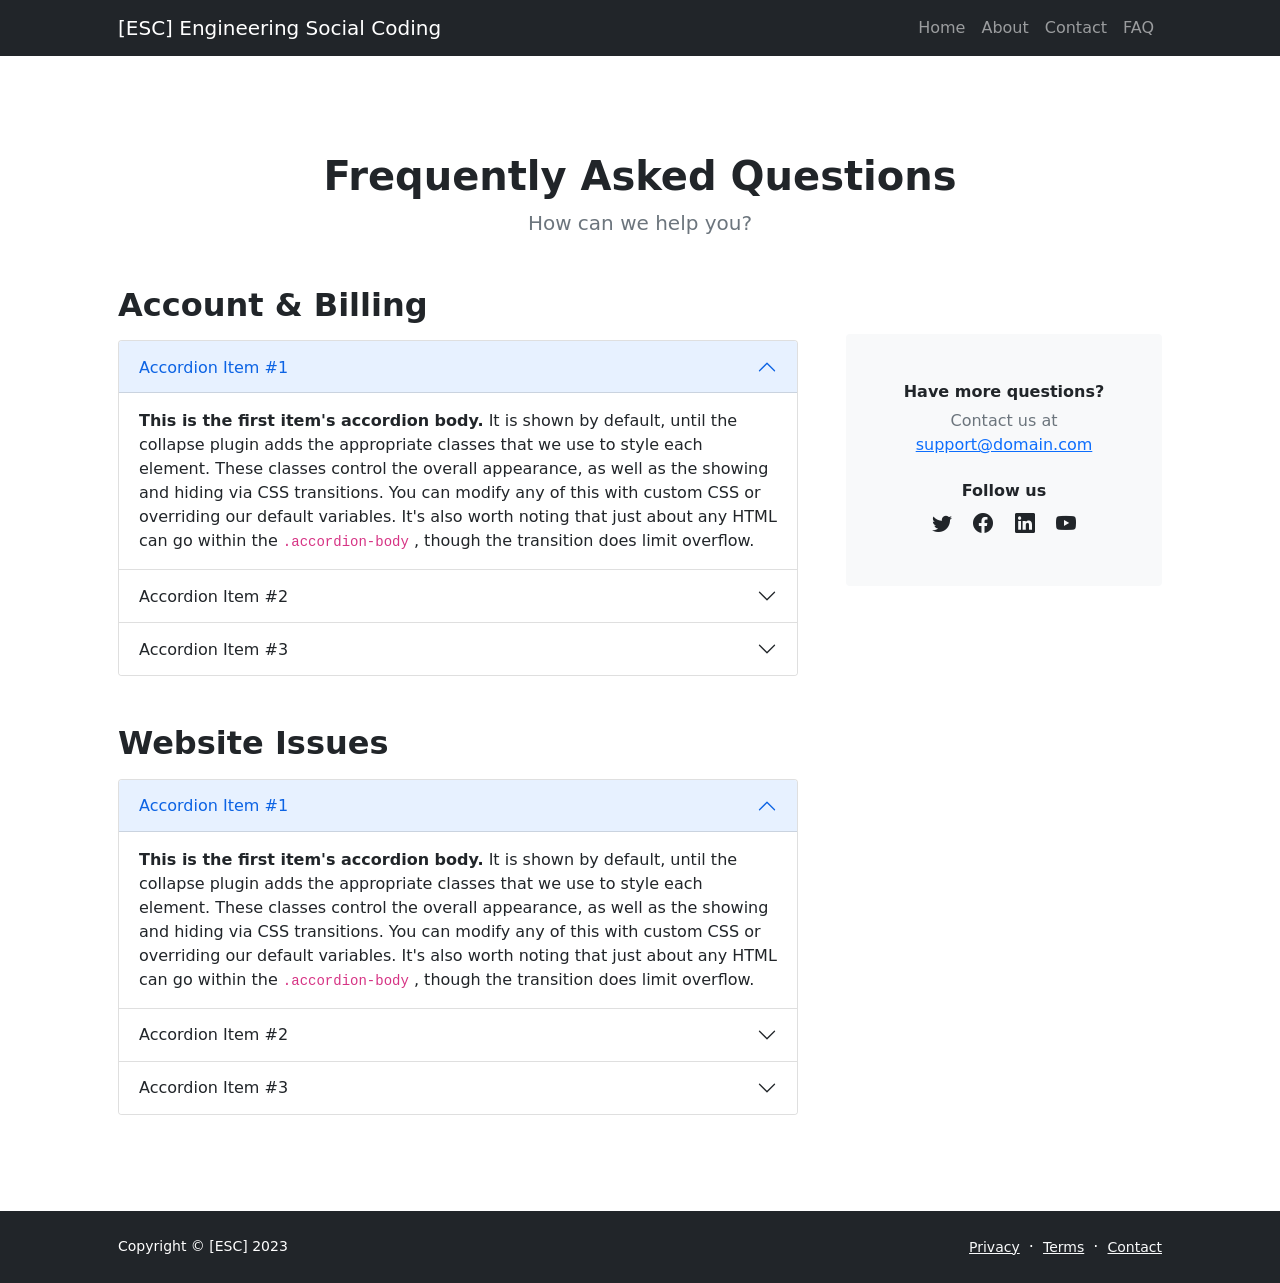
<file: docs/faq.html>
<!DOCTYPE html>
<html lang="en">
    <head>
        <meta charset="utf-8" />
        <meta name="viewport" content="width=device-width, initial-scale=1, shrink-to-fit=no" />
        <meta name="description" content="" />
        <meta name="author" content="" />
        <title>[ESC] Engineering Social Coding - FAQ</title>
        <!-- Favicon-->
        <link rel="icon" type="image/x-icon" href="assets/favicon.ico" />
        <!-- Bootstrap icons-->
        <link href="https://cdn.jsdelivr.net/npm/bootstrap-icons@1.5.0/font/bootstrap-icons.css" rel="stylesheet" />
        <!-- Core theme CSS (includes Bootstrap)-->
        <link href="css/styles.css" rel="stylesheet" />
    </head>
    <body class="d-flex flex-column h-100">
        <main class="flex-shrink-0">
            <!-- Navigation-->
            <nav class="navbar navbar-expand-lg navbar-dark bg-dark">
                <div class="container px-5">
                    <a class="navbar-brand" href="index.html">[ESC] Engineering Social Coding</a>
                    <button class="navbar-toggler" type="button" data-bs-toggle="collapse" data-bs-target="#navbarSupportedContent" aria-controls="navbarSupportedContent" aria-expanded="false" aria-label="Toggle navigation"><span class="navbar-toggler-icon"></span></button>
                    <div class="collapse navbar-collapse" id="navbarSupportedContent">
                        <ul class="navbar-nav ms-auto mb-2 mb-lg-0">
                            <li class="nav-item"><a class="nav-link" href="index.html">Home</a></li>
                            <li class="nav-item"><a class="nav-link" href="about.html">About</a></li>
                            <li class="nav-item"><a class="nav-link" href="contact.html">Contact</a></li>
                            <!--li class="nav-item"><a class="nav-link" href="pricing.html">Pricing</a></li-->
                            <li class="nav-item"><a class="nav-link" href="faq.html">FAQ</a></li>
                            <!--li class="nav-item dropdown">
                                <a class="nav-link dropdown-toggle" id="navbarDropdownBlog" href="#" role="button" data-bs-toggle="dropdown" aria-expanded="false">Blog</a>
                                <ul class="dropdown-menu dropdown-menu-end" aria-labelledby="navbarDropdownBlog">
                                    <li><a class="dropdown-item" href="blog-home.html">Blog Home</a></li>
                                    <li><a class="dropdown-item" href="blog-post.html">Blog Post</a></li>
                                </ul>
                            </li-->
                            <!--li class="nav-item dropdown">
                                <a class="nav-link dropdown-toggle" id="navbarDropdownPortfolio" href="#" role="button" data-bs-toggle="dropdown" aria-expanded="false">Portfolio</a>
                                <ul class="dropdown-menu dropdown-menu-end" aria-labelledby="navbarDropdownPortfolio">
                                    <li><a class="dropdown-item" href="portfolio-overview.html">Portfolio Overview</a></li>
                                    <li><a class="dropdown-item" href="portfolio-item.html">Portfolio Item</a></li>
                                </ul>
                            </li-->
                        </ul>
                    </div>
                </div>
            </nav>
            <!-- Page Content-->
            <section class="py-5">
                <div class="container px-5 my-5">
                    <div class="text-center mb-5">
                        <h1 class="fw-bolder">Frequently Asked Questions</h1>
                        <p class="lead fw-normal text-muted mb-0">How can we help you?</p>
                    </div>
                    <div class="row gx-5">
                        <div class="col-xl-8">
                            <!-- FAQ Accordion 1-->
                            <h2 class="fw-bolder mb-3">Account &amp; Billing</h2>
                            <div class="accordion mb-5" id="accordionExample">
                                <div class="accordion-item">
                                    <h3 class="accordion-header" id="headingOne"><button class="accordion-button" type="button" data-bs-toggle="collapse" data-bs-target="#collapseOne" aria-expanded="true" aria-controls="collapseOne">Accordion Item #1</button></h3>
                                    <div class="accordion-collapse collapse show" id="collapseOne" aria-labelledby="headingOne" data-bs-parent="#accordionExample">
                                        <div class="accordion-body">
                                            <strong>This is the first item's accordion body.</strong>
                                            It is shown by default, until the collapse plugin adds the appropriate classes that we use to style each element. These classes control the overall appearance, as well as the showing and hiding via CSS transitions. You can modify any of this with custom CSS or overriding our default variables. It's also worth noting that just about any HTML can go within the
                                            <code>.accordion-body</code>
                                            , though the transition does limit overflow.
                                        </div>
                                    </div>
                                </div>
                                <div class="accordion-item">
                                    <h3 class="accordion-header" id="headingTwo"><button class="accordion-button collapsed" type="button" data-bs-toggle="collapse" data-bs-target="#collapseTwo" aria-expanded="false" aria-controls="collapseTwo">Accordion Item #2</button></h3>
                                    <div class="accordion-collapse collapse" id="collapseTwo" aria-labelledby="headingTwo" data-bs-parent="#accordionExample">
                                        <div class="accordion-body">
                                            <strong>This is the second item's accordion body.</strong>
                                            It is hidden by default, until the collapse plugin adds the appropriate classes that we use to style each element. These classes control the overall appearance, as well as the showing and hiding via CSS transitions. You can modify any of this with custom CSS or overriding our default variables. It's also worth noting that just about any HTML can go within the
                                            <code>.accordion-body</code>
                                            , though the transition does limit overflow.
                                        </div>
                                    </div>
                                </div>
                                <div class="accordion-item">
                                    <h3 class="accordion-header" id="headingThree"><button class="accordion-button collapsed" type="button" data-bs-toggle="collapse" data-bs-target="#collapseThree" aria-expanded="false" aria-controls="collapseThree">Accordion Item #3</button></h3>
                                    <div class="accordion-collapse collapse" id="collapseThree" aria-labelledby="headingThree" data-bs-parent="#accordionExample">
                                        <div class="accordion-body">
                                            <strong>This is the third item's accordion body.</strong>
                                            It is hidden by default, until the collapse plugin adds the appropriate classes that we use to style each element. These classes control the overall appearance, as well as the showing and hiding via CSS transitions. You can modify any of this with custom CSS or overriding our default variables. It's also worth noting that just about any HTML can go within the
                                            <code>.accordion-body</code>
                                            , though the transition does limit overflow.
                                        </div>
                                    </div>
                                </div>
                            </div>
                            <!-- FAQ Accordion 2-->
                            <h2 class="fw-bolder mb-3">Website Issues</h2>
                            <div class="accordion mb-5 mb-xl-0" id="accordionExample2">
                                <div class="accordion-item">
                                    <h3 class="accordion-header" id="headingOne"><button class="accordion-button" type="button" data-bs-toggle="collapse" data-bs-target="#collapseOne" aria-expanded="true" aria-controls="collapseOne">Accordion Item #1</button></h3>
                                    <div class="accordion-collapse collapse show" id="collapseOne" aria-labelledby="headingOne" data-bs-parent="#accordionExample2">
                                        <div class="accordion-body">
                                            <strong>This is the first item's accordion body.</strong>
                                            It is shown by default, until the collapse plugin adds the appropriate classes that we use to style each element. These classes control the overall appearance, as well as the showing and hiding via CSS transitions. You can modify any of this with custom CSS or overriding our default variables. It's also worth noting that just about any HTML can go within the
                                            <code>.accordion-body</code>
                                            , though the transition does limit overflow.
                                        </div>
                                    </div>
                                </div>
                                <div class="accordion-item">
                                    <h3 class="accordion-header" id="headingTwo"><button class="accordion-button collapsed" type="button" data-bs-toggle="collapse" data-bs-target="#collapseTwo" aria-expanded="false" aria-controls="collapseTwo">Accordion Item #2</button></h3>
                                    <div class="accordion-collapse collapse" id="collapseTwo" aria-labelledby="headingTwo" data-bs-parent="#accordionExample2">
                                        <div class="accordion-body">
                                            <strong>This is the second item's accordion body.</strong>
                                            It is hidden by default, until the collapse plugin adds the appropriate classes that we use to style each element. These classes control the overall appearance, as well as the showing and hiding via CSS transitions. You can modify any of this with custom CSS or overriding our default variables. It's also worth noting that just about any HTML can go within the
                                            <code>.accordion-body</code>
                                            , though the transition does limit overflow.
                                        </div>
                                    </div>
                                </div>
                                <div class="accordion-item">
                                    <h3 class="accordion-header" id="headingThree"><button class="accordion-button collapsed" type="button" data-bs-toggle="collapse" data-bs-target="#collapseThree" aria-expanded="false" aria-controls="collapseThree">Accordion Item #3</button></h3>
                                    <div class="accordion-collapse collapse" id="collapseThree" aria-labelledby="headingThree" data-bs-parent="#accordionExample2">
                                        <div class="accordion-body">
                                            <strong>This is the third item's accordion body.</strong>
                                            It is hidden by default, until the collapse plugin adds the appropriate classes that we use to style each element. These classes control the overall appearance, as well as the showing and hiding via CSS transitions. You can modify any of this with custom CSS or overriding our default variables. It's also worth noting that just about any HTML can go within the
                                            <code>.accordion-body</code>
                                            , though the transition does limit overflow.
                                        </div>
                                    </div>
                                </div>
                            </div>
                        </div>
                        <div class="col-xl-4">
                            <div class="card border-0 bg-light mt-xl-5">
                                <div class="card-body p-4 py-lg-5">
                                    <div class="d-flex align-items-center justify-content-center">
                                        <div class="text-center">
                                            <div class="h6 fw-bolder">Have more questions?</div>
                                            <p class="text-muted mb-4">
                                                Contact us at
                                                <br />
                                                <a href="#!">support@domain.com</a>
                                            </p>
                                            <div class="h6 fw-bolder">Follow us</div>
                                            <a class="fs-5 px-2 link-dark" href="#!"><i class="bi-twitter"></i></a>
                                            <a class="fs-5 px-2 link-dark" href="#!"><i class="bi-facebook"></i></a>
                                            <a class="fs-5 px-2 link-dark" href="#!"><i class="bi-linkedin"></i></a>
                                            <a class="fs-5 px-2 link-dark" href="#!"><i class="bi-youtube"></i></a>
                                        </div>
                                    </div>
                                </div>
                            </div>
                        </div>
                    </div>
                </div>
            </section>
        </main>
        <!-- Footer-->
        <footer class="bg-dark py-4 mt-auto">
            <div class="container px-5">
                <div class="row align-items-center justify-content-between flex-column flex-sm-row">
                    <div class="col-auto"><div class="small m-0 text-white">Copyright &copy; [ESC] 2023</div></div>
                    <div class="col-auto">
                        <a class="link-light small" href="#!">Privacy</a>
                        <span class="text-white mx-1">&middot;</span>
                        <a class="link-light small" href="#!">Terms</a>
                        <span class="text-white mx-1">&middot;</span>
                        <a class="link-light small" href="#!">Contact</a>
                    </div>
                </div>
            </div>
        </footer>
        <!-- Bootstrap core JS-->
        <script src="https://cdn.jsdelivr.net/npm/bootstrap@5.1.0/dist/js/bootstrap.bundle.min.js"></script>
        <!-- Core theme JS-->
        <script src="js/scripts.js"></script>
    </body>
</html>
</file>
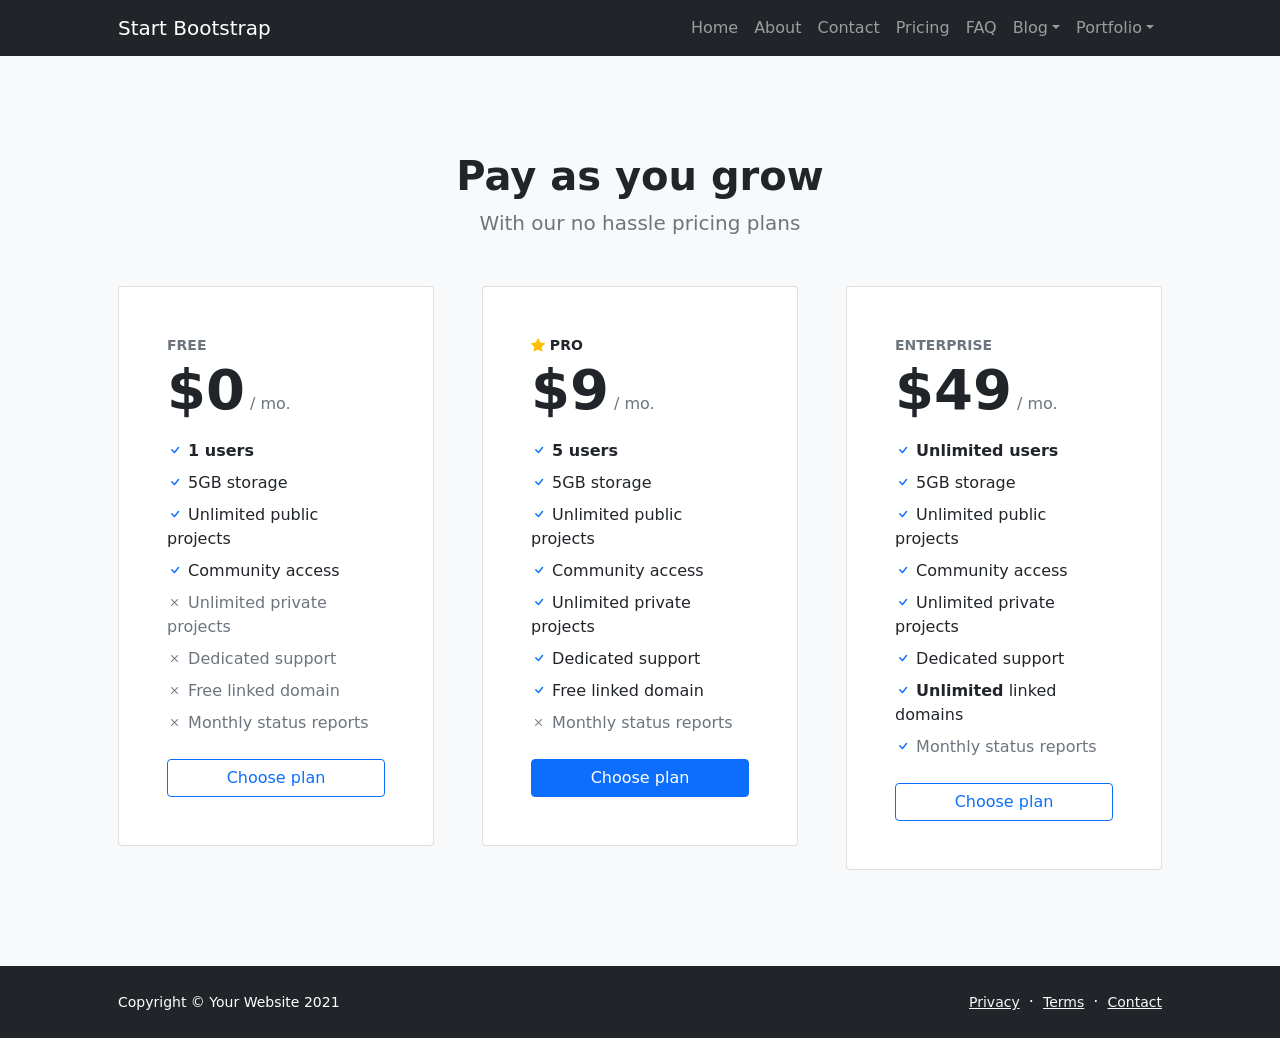
<file: docs/pricing.html>
<!DOCTYPE html>
<html lang="en">
    <head>
        <meta charset="utf-8" />
        <meta name="viewport" content="width=device-width, initial-scale=1, shrink-to-fit=no" />
        <meta name="description" content="" />
        <meta name="author" content="" />
        <title>Modern Business - Start Bootstrap Template</title>
        <!-- Favicon-->
        <link rel="icon" type="image/x-icon" href="assets/favicon.ico" />
        <!-- Bootstrap icons-->
        <link href="https://cdn.jsdelivr.net/npm/bootstrap-icons@1.5.0/font/bootstrap-icons.css" rel="stylesheet" />
        <!-- Core theme CSS (includes Bootstrap)-->
        <link href="css/styles.css" rel="stylesheet" />
    </head>
    <body class="d-flex flex-column">
        <main class="flex-shrink-0">
            <!-- Navigation-->
            <nav class="navbar navbar-expand-lg navbar-dark bg-dark">
                <div class="container px-5">
                    <a class="navbar-brand" href="index.html">Start Bootstrap</a>
                    <button class="navbar-toggler" type="button" data-bs-toggle="collapse" data-bs-target="#navbarSupportedContent" aria-controls="navbarSupportedContent" aria-expanded="false" aria-label="Toggle navigation"><span class="navbar-toggler-icon"></span></button>
                    <div class="collapse navbar-collapse" id="navbarSupportedContent">
                        <ul class="navbar-nav ms-auto mb-2 mb-lg-0">
                            <li class="nav-item"><a class="nav-link" href="index.html">Home</a></li>
                            <li class="nav-item"><a class="nav-link" href="about.html">About</a></li>
                            <li class="nav-item"><a class="nav-link" href="contact.html">Contact</a></li>
                            <li class="nav-item"><a class="nav-link" href="pricing.html">Pricing</a></li>
                            <li class="nav-item"><a class="nav-link" href="faq.html">FAQ</a></li>
                            <li class="nav-item dropdown">
                                <a class="nav-link dropdown-toggle" id="navbarDropdownBlog" href="#" role="button" data-bs-toggle="dropdown" aria-expanded="false">Blog</a>
                                <ul class="dropdown-menu dropdown-menu-end" aria-labelledby="navbarDropdownBlog">
                                    <li><a class="dropdown-item" href="blog-home.html">Blog Home</a></li>
                                    <li><a class="dropdown-item" href="blog-post.html">Blog Post</a></li>
                                </ul>
                            </li>
                            <li class="nav-item dropdown">
                                <a class="nav-link dropdown-toggle" id="navbarDropdownPortfolio" href="#" role="button" data-bs-toggle="dropdown" aria-expanded="false">Portfolio</a>
                                <ul class="dropdown-menu dropdown-menu-end" aria-labelledby="navbarDropdownPortfolio">
                                    <li><a class="dropdown-item" href="portfolio-overview.html">Portfolio Overview</a></li>
                                    <li><a class="dropdown-item" href="portfolio-item.html">Portfolio Item</a></li>
                                </ul>
                            </li>
                        </ul>
                    </div>
                </div>
            </nav>
            <!-- Pricing section-->
            <section class="bg-light py-5">
                <div class="container px-5 my-5">
                    <div class="text-center mb-5">
                        <h1 class="fw-bolder">Pay as you grow</h1>
                        <p class="lead fw-normal text-muted mb-0">With our no hassle pricing plans</p>
                    </div>
                    <div class="row gx-5 justify-content-center">
                        <!-- Pricing card free-->
                        <div class="col-lg-6 col-xl-4">
                            <div class="card mb-5 mb-xl-0">
                                <div class="card-body p-5">
                                    <div class="small text-uppercase fw-bold text-muted">Free</div>
                                    <div class="mb-3">
                                        <span class="display-4 fw-bold">$0</span>
                                        <span class="text-muted">/ mo.</span>
                                    </div>
                                    <ul class="list-unstyled mb-4">
                                        <li class="mb-2">
                                            <i class="bi bi-check text-primary"></i>
                                            <strong>1 users</strong>
                                        </li>
                                        <li class="mb-2">
                                            <i class="bi bi-check text-primary"></i>
                                            5GB storage
                                        </li>
                                        <li class="mb-2">
                                            <i class="bi bi-check text-primary"></i>
                                            Unlimited public projects
                                        </li>
                                        <li class="mb-2">
                                            <i class="bi bi-check text-primary"></i>
                                            Community access
                                        </li>
                                        <li class="mb-2 text-muted">
                                            <i class="bi bi-x"></i>
                                            Unlimited private projects
                                        </li>
                                        <li class="mb-2 text-muted">
                                            <i class="bi bi-x"></i>
                                            Dedicated support
                                        </li>
                                        <li class="mb-2 text-muted">
                                            <i class="bi bi-x"></i>
                                            Free linked domain
                                        </li>
                                        <li class="text-muted">
                                            <i class="bi bi-x"></i>
                                            Monthly status reports
                                        </li>
                                    </ul>
                                    <div class="d-grid"><a class="btn btn-outline-primary" href="#!">Choose plan</a></div>
                                </div>
                            </div>
                        </div>
                        <!-- Pricing card pro-->
                        <div class="col-lg-6 col-xl-4">
                            <div class="card mb-5 mb-xl-0">
                                <div class="card-body p-5">
                                    <div class="small text-uppercase fw-bold">
                                        <i class="bi bi-star-fill text-warning"></i>
                                        Pro
                                    </div>
                                    <div class="mb-3">
                                        <span class="display-4 fw-bold">$9</span>
                                        <span class="text-muted">/ mo.</span>
                                    </div>
                                    <ul class="list-unstyled mb-4">
                                        <li class="mb-2">
                                            <i class="bi bi-check text-primary"></i>
                                            <strong>5 users</strong>
                                        </li>
                                        <li class="mb-2">
                                            <i class="bi bi-check text-primary"></i>
                                            5GB storage
                                        </li>
                                        <li class="mb-2">
                                            <i class="bi bi-check text-primary"></i>
                                            Unlimited public projects
                                        </li>
                                        <li class="mb-2">
                                            <i class="bi bi-check text-primary"></i>
                                            Community access
                                        </li>
                                        <li class="mb-2">
                                            <i class="bi bi-check text-primary"></i>
                                            Unlimited private projects
                                        </li>
                                        <li class="mb-2">
                                            <i class="bi bi-check text-primary"></i>
                                            Dedicated support
                                        </li>
                                        <li class="mb-2">
                                            <i class="bi bi-check text-primary"></i>
                                            Free linked domain
                                        </li>
                                        <li class="text-muted">
                                            <i class="bi bi-x"></i>
                                            Monthly status reports
                                        </li>
                                    </ul>
                                    <div class="d-grid"><a class="btn btn-primary" href="#!">Choose plan</a></div>
                                </div>
                            </div>
                        </div>
                        <!-- Pricing card enterprise-->
                        <div class="col-lg-6 col-xl-4">
                            <div class="card">
                                <div class="card-body p-5">
                                    <div class="small text-uppercase fw-bold text-muted">Enterprise</div>
                                    <div class="mb-3">
                                        <span class="display-4 fw-bold">$49</span>
                                        <span class="text-muted">/ mo.</span>
                                    </div>
                                    <ul class="list-unstyled mb-4">
                                        <li class="mb-2">
                                            <i class="bi bi-check text-primary"></i>
                                            <strong>Unlimited users</strong>
                                        </li>
                                        <li class="mb-2">
                                            <i class="bi bi-check text-primary"></i>
                                            5GB storage
                                        </li>
                                        <li class="mb-2">
                                            <i class="bi bi-check text-primary"></i>
                                            Unlimited public projects
                                        </li>
                                        <li class="mb-2">
                                            <i class="bi bi-check text-primary"></i>
                                            Community access
                                        </li>
                                        <li class="mb-2">
                                            <i class="bi bi-check text-primary"></i>
                                            Unlimited private projects
                                        </li>
                                        <li class="mb-2">
                                            <i class="bi bi-check text-primary"></i>
                                            Dedicated support
                                        </li>
                                        <li class="mb-2">
                                            <i class="bi bi-check text-primary"></i>
                                            <strong>Unlimited</strong>
                                            linked domains
                                        </li>
                                        <li class="text-muted">
                                            <i class="bi bi-check text-primary"></i>
                                            Monthly status reports
                                        </li>
                                    </ul>
                                    <div class="d-grid"><a class="btn btn-outline-primary" href="#!">Choose plan</a></div>
                                </div>
                            </div>
                        </div>
                    </div>
                </div>
            </section>
        </main>
        <!-- Footer-->
        <footer class="bg-dark py-4 mt-auto">
            <div class="container px-5">
                <div class="row align-items-center justify-content-between flex-column flex-sm-row">
                    <div class="col-auto"><div class="small m-0 text-white">Copyright &copy; Your Website 2021</div></div>
                    <div class="col-auto">
                        <a class="link-light small" href="#!">Privacy</a>
                        <span class="text-white mx-1">&middot;</span>
                        <a class="link-light small" href="#!">Terms</a>
                        <span class="text-white mx-1">&middot;</span>
                        <a class="link-light small" href="#!">Contact</a>
                    </div>
                </div>
            </div>
        </footer>
        <!-- Bootstrap core JS-->
        <script src="https://cdn.jsdelivr.net/npm/bootstrap@5.1.0/dist/js/bootstrap.bundle.min.js"></script>
        <!-- Core theme JS-->
        <script src="js/scripts.js"></script>
    </body>
</html>
</file>
<file: ESC_RCSEC_WEB/styles.css>
* {
    margin: 0;
    padding: 0;
    box-sizing: border-box;
}

body {
    font-family: 'Segoe UI', Tahoma, Geneva, Verdana, sans-serif;
    background-color: #f0f0f0;
    font-size: 14px;
}

.app-container {
    display: flex;
    flex-direction: column;
    height: 100vh;
}

/* Menu Bar */
.menu-bar {
    display: flex;
    background-color: #f5f5f5;
    border-bottom: 1px solid #ccc;
    padding: 0 5px;
}

.menu-item {
    position: relative;
}

.menu-title {
    display: inline-block;
    padding: 8px 15px;
    cursor: pointer;
}

.menu-title:hover {
    background-color: #e0e0e0;
}

.menu-dropdown {
    display: none;
    position: absolute;
    top: 100%;
    left: 0;
    background-color: #fff;
    border: 1px solid #ccc;
    box-shadow: 2px 2px 5px rgba(0,0,0,0.2);
    min-width: 150px;
    z-index: 1000;
}

.menu-item:hover .menu-dropdown {
    display: block;
}

.menu-dropdown button {
    display: block;
    width: 100%;
    padding: 8px 15px;
    text-align: left;
    border: none;
    background: none;
    cursor: pointer;
}

.menu-dropdown button:hover {
    background-color: #e0e0e0;
}

.menu-dropdown hr {
    border: none;
    border-top: 1px solid #ddd;
    margin: 3px 0;
}

/* Toolbar */
.toolbar {
    display: flex;
    gap: 5px;
    padding: 5px 10px;
    background-color: #f5f5f5;
    border-bottom: 1px solid #ccc;
}

.toolbar-btn {
    display: flex;
    align-items: center;
    gap: 5px;
    padding: 5px 15px;
    border: 1px solid #ccc;
    background-color: #fff;
    cursor: pointer;
    border-radius: 3px;
}

.toolbar-btn:hover {
    background-color: #e8e8e8;
}

.toolbar-btn .icon {
    font-size: 16px;
}

/* Main Content */
.main-content {
    flex: 1;
    padding: 10px;
    overflow: auto;
}

/* Tabs */
.tabs {
    display: flex;
    gap: 2px;
    margin-bottom: 10px;
}

.tab-btn {
    padding: 8px 20px;
    border: 1px solid #ccc;
    border-bottom: none;
    background-color: #e0e0e0;
    cursor: pointer;
    border-radius: 5px 5px 0 0;
}

.tab-btn.active {
    background-color: #fff;
    border-bottom: 1px solid #fff;
    margin-bottom: -1px;
}

.tab-content {
    background-color: #fff;
    border: 1px solid #ccc;
    padding: 15px;
    border-radius: 0 5px 5px 5px;
}

.tab-content.hidden {
    display: none;
}

/* Section */
.section {
    margin-bottom: 20px;
}

.section h3 {
    margin-bottom: 10px;
    color: #333;
}

/* Material Table */
.material-table {
    border-collapse: collapse;
    margin-bottom: 15px;
}

.material-table th,
.material-table td {
    border: 1px solid #ccc;
    padding: 5px 10px;
    text-align: center;
    background-color: #f9f9f9;
}

.material-table th {
    background-color: #e8e8e8;
    font-weight: normal;
}

.material-table input {
    width: 80px;
    padding: 3px;
    text-align: right;
    border: 1px solid #ccc;
}

/* Design method selector */
#designMethod {
    padding: 5px 10px;
    font-size: 14px;
    border: 1px solid #ccc;
    border-radius: 3px;
    min-width: 320px;
}

/* Method-dependent material columns (toggled from app.js) */
.material-table.method-lsd .col-usd,
.material-table.method-usd .col-lsd {
    display: none;
}

/* Checkbox Group */
.checkbox-group {
    display: flex;
    gap: 20px;
    margin-bottom: 10px;
}

.checkbox-group label {
    display: flex;
    align-items: center;
    gap: 5px;
    cursor: pointer;
}

/* Data Table */
.table-container {
    overflow-x: auto;
    max-width: 100%;
}

.data-table {
    border-collapse: collapse;
    font-size: 12px;
    white-space: nowrap;
}

.data-table th,
.data-table td {
    border: 1px solid #ccc;
    padding: 4px 8px;
    text-align: center;
}

.data-table th {
    background-color: #f5f5f5;
    font-weight: normal;
    position: sticky;
    top: 0;
}

.data-table td input {
    width: 100%;
    min-width: 60px;
    padding: 3px;
    border: 1px solid #ddd;
    text-align: right;
}

.data-table td input:focus {
    outline: 2px solid #4a90d9;
    border-color: #4a90d9;
}

.data-table td select {
    width: 100%;
    padding: 3px;
    text-align: center;
}

.col-name { min-width: 150px; }
.col-force { min-width: 70px; }
.col-sec { min-width: 60px; }
.col-band { min-width: 70px; }
.col-shear { min-width: 70px; }
.col-result { min-width: 80px; background-color: #f9f9f9; }

.data-table td.result-cell {
    background-color: #f0f8ff;
    font-weight: bold;
}

.data-table td.result-ok {
    background-color: #e6ffe6;
    color: #006600;
}

.data-table td.result-ng {
    background-color: #ffe6e6;
    color: #cc0000;
}

/* Column visibility */
.col-force.hidden,
.col-sec.hidden,
.col-band.hidden,
.col-shear.hidden {
    display: none;
}

/* Status Bar */
.status-bar {
    padding: 5px 10px;
    background-color: #f5f5f5;
    border-top: 1px solid #ccc;
    font-size: 12px;
    color: #666;
}

/* Modal */
.modal {
    display: none;
    position: fixed;
    top: 0;
    left: 0;
    width: 100%;
    height: 100%;
    background-color: rgba(0,0,0,0.5);
    z-index: 2000;
    justify-content: center;
    align-items: center;
}

.modal.show {
    display: flex;
}

.modal-content {
    background-color: #fff;
    border-radius: 5px;
    box-shadow: 0 5px 20px rgba(0,0,0,0.3);
    max-height: 90vh;
    display: flex;
    flex-direction: column;
}

.modal-large {
    width: 900px;
    height: 80vh;
}

.modal-header {
    display: flex;
    justify-content: space-between;
    align-items: center;
    padding: 15px 20px;
    border-bottom: 1px solid #ddd;
}

.modal-header h2 {
    font-size: 18px;
    font-weight: normal;
}

.close-btn {
    font-size: 24px;
    background: none;
    border: none;
    cursor: pointer;
    color: #666;
}

.close-btn:hover {
    color: #000;
}

.modal-body {
    flex: 1;
    overflow: hidden;
    display: flex;
    flex-direction: column;
}

.modal-footer {
    display: flex;
    gap: 10px;
    padding: 15px 20px;
    border-top: 1px solid #ddd;
    justify-content: flex-start;
}

.modal-footer button {
    padding: 8px 20px;
    border: 1px solid #ccc;
    background-color: #f5f5f5;
    cursor: pointer;
    border-radius: 3px;
}

.modal-footer button:hover {
    background-color: #e0e0e0;
}

/* Calculation Tabs */
.calc-tabs {
    display: flex;
    gap: 2px;
    padding: 10px 20px 0;
}

.calc-tab-btn {
    padding: 8px 20px;
    border: 1px solid #ccc;
    border-bottom: none;
    background-color: #e0e0e0;
    cursor: pointer;
    border-radius: 5px 5px 0 0;
}

.calc-tab-btn.active {
    background-color: #fff;
}

.calc-content {
    flex: 1;
    overflow: auto;
    padding: 0 20px 20px;
    border-top: 1px solid #ccc;
    margin: 0 20px;
    background-color: #fff;
}

.calc-text {
    font-family: 'Consolas', 'Courier New', monospace;
    font-size: 12px;
    line-height: 1.5;
    white-space: pre-wrap;
    padding: 15px;
    background-color: #fafafa;
    border: 1px solid #eee;
    margin-top: 10px;
}

.calc-text.hidden {
    display: none;
}

/* jspreadsheet customization */
#spreadsheet {
    margin-top: 10px;
}

.jexcel_content {
    font-size: 12px;
}

.jexcel thead td {
    background-color: #f5f5f5 !important;
    font-weight: normal;
    white-space: pre-line;
    vertical-align: middle;
    text-align: center;
}

.jexcel tbody td {
    text-align: right;
    padding: 4px 6px;
}

.jexcel tbody td:first-child {
    text-align: left;
}

/* Row numbers */
.jexcel > tbody > tr > td:first-child {
    background-color: #f5f5f5;
    text-align: center;
}

/* Responsive */
@media (max-width: 1200px) {
    .modal-large {
        width: 95%;
    }
}
</file>
